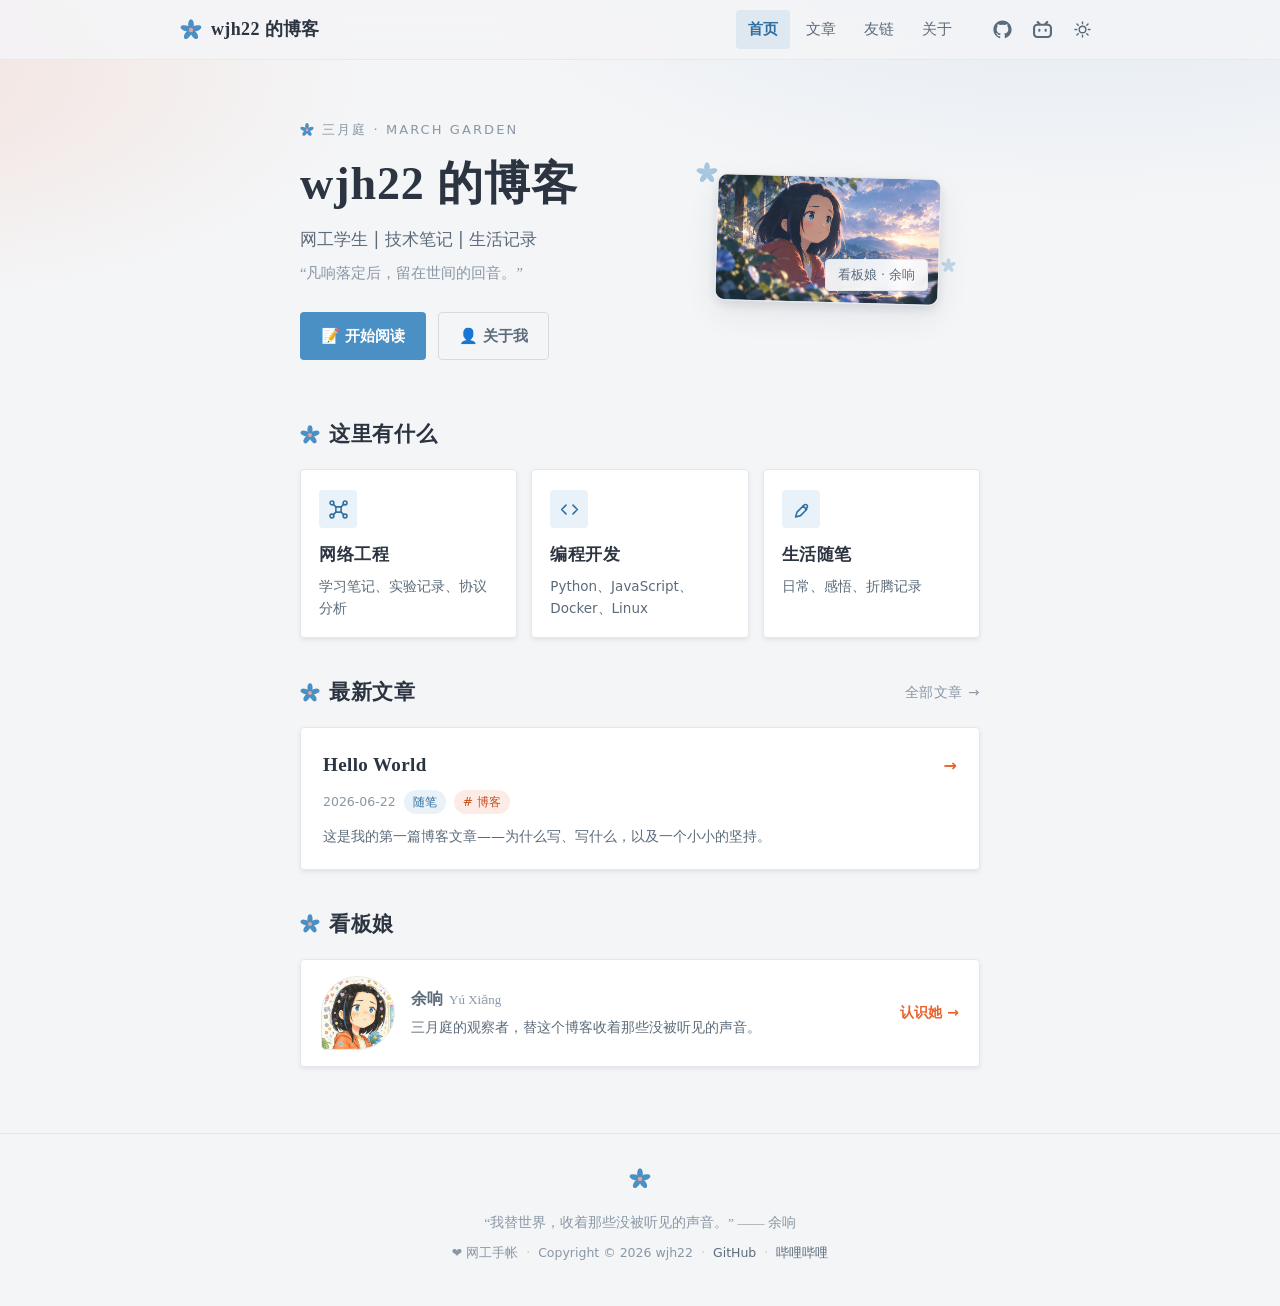
<file: index.html>
<!doctype html>
<html lang="zh-CN" data-theme="light">
<head>
  <meta charset="utf-8">
  <meta name="viewport" content="width=device-width,initial-scale=1">
  <title>首页 | wjh22 的博客</title>
  <meta name="description" content="网工学生 | 技术笔记 | 生活记录">
  <link rel="icon" type="image/svg+xml" href="data:image/svg+xml,%3Csvg xmlns='http://www.w3.org/2000/svg' viewBox='-12 -12 24 24'%3E%3Cg fill='%234a90c4'%3E%3Cellipse cy='-6' rx='3.1' ry='5.8'/%3E%3Cellipse cy='-6' rx='3.1' ry='5.8' transform='rotate(72)'/%3E%3Cellipse cy='-6' rx='3.1' ry='5.8' transform='rotate(144)'/%3E%3Cellipse cy='-6' rx='3.1' ry='5.8' transform='rotate(216)'/%3E%3Cellipse cy='-6' rx='3.1' ry='5.8' transform='rotate(288)'/%3E%3C/g%3E%3Ccircle r='2.4' fill='%23e8a0a0'/%3E%3C/svg%3E">
  <script>
    (function () {
      try {
        var m = localStorage.getItem("yuxiang-scheme");
        var d = window.matchMedia && window.matchMedia("(prefers-color-scheme: dark)").matches;
        if (m === "dark" || (!m && d)) document.documentElement.setAttribute("data-theme", "dark");
      } catch (e) {}
    })();
  </script>
  <link rel="stylesheet" href="/assets/css/style.css">
</head>
<body>

  <header class="site-nav">
    <div class="nav-inner">
      <a class="brand" href="/" aria-label="带我回家">
        <svg class="flower" viewBox="-12 -12 24 24" width="22" height="22" aria-hidden="true"><g class="petal"><ellipse cy="-6" rx="3.1" ry="5.8"/><ellipse cy="-6" rx="3.1" ry="5.8" transform="rotate(72)"/><ellipse cy="-6" rx="3.1" ry="5.8" transform="rotate(144)"/><ellipse cy="-6" rx="3.1" ry="5.8" transform="rotate(216)"/><ellipse cy="-6" rx="3.1" ry="5.8" transform="rotate(288)"/></g><circle class="heart" r="2.4"/></svg>
        <span>wjh22 的博客</span>
      </a>
      <nav class="nav-links" aria-label="站内导航">
        <a href="/" aria-current="page">首页</a>
        <a href="/posts/">文章</a>
        <a href="/friendlinks.html">友链</a>
        <a href="/intro.html">关于</a>
      </nav>
      <div class="nav-actions">
        <a class="nav-icon" href="https://github.com/OrdinaryPerson404" target="_blank" rel="noopener noreferrer" aria-label="GitHub">
          <svg viewBox="0 0 1024 1024" fill="currentColor" aria-hidden="true"><path d="M511.957 21.333C241.024 21.333 21.333 240.981 21.333 512c0 216.832 140.544 400.725 335.574 465.664 24.49 4.395 32.256-10.07 32.256-23.083 0-11.69.256-44.245 0-85.205-136.448 29.61-164.736-64.64-164.736-64.64-22.315-56.704-54.4-71.765-54.4-71.765-44.587-30.464 3.285-29.824 3.285-29.824 49.195 3.413 75.179 50.517 75.179 50.517 43.776 75.008 114.816 53.333 142.762 40.79 4.523-31.66 17.152-53.377 31.19-65.537-108.971-12.458-223.488-54.485-223.488-242.602 0-53.547 19.114-97.323 50.517-131.67-5.035-12.33-21.93-62.293 4.779-129.834 0 0 41.258-13.184 134.912 50.346a469.803 469.803 0 0 1 122.88-16.554c41.642.213 83.626 5.632 122.88 16.554 93.653-63.488 134.784-50.346 134.784-50.346 26.752 67.541 9.898 117.504 4.864 129.834 31.402 34.347 50.474 78.123 50.474 131.67 0 188.586-114.73 230.016-224.042 242.09 17.578 15.232 33.578 44.672 33.578 90.454v135.85c0 13.142 7.936 27.606 32.854 22.87C862.25 912.597 1002.667 728.747 1002.667 512c0-271.019-219.648-490.667-490.71-490.667z"/></svg>
        </a>
        <a class="nav-icon" href="https://space.bilibili.com/2122601071" target="_blank" rel="noopener noreferrer" aria-label="哔哩哔哩">
          <svg viewBox="0 0 24 24" fill="currentColor" aria-hidden="true"><path d="M17.813 4.653h.854c1.51.054 2.769.578 3.773 1.574 1.004.995 1.524 2.249 1.56 3.76v7.36c-.036 1.51-.556 2.769-1.56 3.773s-2.262 1.524-3.773 1.56H5.333c-1.51-.036-2.769-.556-3.773-1.56S.036 18.858 0 17.347v-7.36c.036-1.511.556-2.765 1.56-3.76 1.004-.996 2.262-1.52 3.773-1.574h.774l-1.174-1.12a1.234 1.234 0 0 1-.373-.906c0-.356.124-.658.373-.907l.027-.027c.267-.249.573-.373.92-.373.347 0 .653.124.92.373L9.653 4.44c.071.071.134.142.187.213h4.267a.836.836 0 0 1 .16-.213l2.853-2.747c.267-.249.573-.373.92-.373.347 0 .662.151.929.4.267.249.391.551.391.907 0 .355-.124.657-.373.906zM5.333 7.24c-.746.018-1.373.276-1.88.773-.506.498-.769 1.13-.786 1.894v7.52c.017.764.28 1.395.786 1.893.507.498 1.134.756 1.88.773h13.334c.746-.017 1.373-.275 1.88-.773.506-.498.769-1.129.786-1.893v-7.52c-.017-.765-.28-1.396-.786-1.894-.507-.497-1.134-.755-1.88-.773zM8 11.107c.373 0 .684.124.933.373.25.249.383.569.4.96v1.173c-.017.391-.15.711-.4.96-.249.25-.56.374-.933.374s-.684-.125-.933-.374c-.25-.249-.383-.569-.4-.96V12.44c0-.373.129-.689.386-.947.258-.257.574-.386.947-.386zm8 0c.373 0 .684.124.933.373.25.249.383.569.4.96v1.173c-.017.391-.15.711-.4.96-.249.25-.56.374-.933.374s-.684-.125-.933-.374c-.25-.249-.383-.569-.4-.96V12.44c.017-.391.15-.711.4-.96.249-.249.56-.373.933-.373Z"/></svg>
        </a>
        <button class="nav-icon" id="theme-toggle" aria-label="切换亮暗主题">
          <svg class="i-sun" viewBox="0 0 24 24" fill="none" stroke="currentColor" stroke-width="1.8" stroke-linecap="round" aria-hidden="true"><circle cx="12" cy="12" r="4.2"/><path d="M12 2.5v2.2M12 19.3v2.2M2.5 12h2.2M19.3 12h2.2M5 5l1.6 1.6M17.4 17.4 19 19M19 5l-1.6 1.6M6.6 17.4 5 19"/></svg>
          <svg class="i-moon" viewBox="0 0 24 24" fill="none" stroke="currentColor" stroke-width="1.8" stroke-linejoin="round" aria-hidden="true"><path d="M20.6 13.2A8.4 8.4 0 1 1 10.8 3.4a6.8 6.8 0 0 0 9.8 9.8z"/></svg>
        </button>
      </div>
    </div>
  </header>

  <main class="col">

    <section class="hero">
      <div class="rise">
        <p class="hero-kicker">
          <svg class="flower" viewBox="-12 -12 24 24" width="14" height="14" aria-hidden="true"><g class="petal"><ellipse cy="-6" rx="3.1" ry="5.8"/><ellipse cy="-6" rx="3.1" ry="5.8" transform="rotate(72)"/><ellipse cy="-6" rx="3.1" ry="5.8" transform="rotate(144)"/><ellipse cy="-6" rx="3.1" ry="5.8" transform="rotate(216)"/><ellipse cy="-6" rx="3.1" ry="5.8" transform="rotate(288)"/></g><circle class="heart" r="2.4"/></svg>
          三月庭 · MARCH GARDEN
        </p>
        <h1 class="hero-title">wjh22 的博客</h1>
        <p class="hero-desc">网工学生 | 技术笔记 | 生活记录</p>
        <p class="hero-quote">“凡响落定后，留在世间的回音。”</p>
        <div class="hero-actions">
          <a class="btn btn-primary" href="/posts/">📝 开始阅读</a>
          <a class="btn btn-ghost" href="/intro.html">👤 关于我</a>
        </div>
      </div>
      <figure class="hero-figure rise d2">
        <img src="/assets/img/yuxiang-lake-dusk.png" alt="余响坐在黄昏的海边">
        <figcaption class="figure-tag">看板娘 · 余响</figcaption>
        <svg class="petal-float p1" viewBox="-12 -12 24 24" aria-hidden="true"><g fill="currentColor"><ellipse cy="-6" rx="3.1" ry="5.8"/><ellipse cy="-6" rx="3.1" ry="5.8" transform="rotate(72)"/><ellipse cy="-6" rx="3.1" ry="5.8" transform="rotate(144)"/><ellipse cy="-6" rx="3.1" ry="5.8" transform="rotate(216)"/><ellipse cy="-6" rx="3.1" ry="5.8" transform="rotate(288)"/></g></svg>
        <svg class="petal-float p2" viewBox="-12 -12 24 24" aria-hidden="true"><g fill="currentColor"><ellipse cy="-6" rx="3.1" ry="5.8"/><ellipse cy="-6" rx="3.1" ry="5.8" transform="rotate(72)"/><ellipse cy="-6" rx="3.1" ry="5.8" transform="rotate(144)"/><ellipse cy="-6" rx="3.1" ry="5.8" transform="rotate(216)"/><ellipse cy="-6" rx="3.1" ry="5.8" transform="rotate(288)"/></g></svg>
      </figure>
    </section>

    <section class="section rise d2">
      <h2 class="section-title">
        <svg class="flower" viewBox="-12 -12 24 24" width="20" height="20" aria-hidden="true"><g class="petal"><ellipse cy="-6" rx="3.1" ry="5.8"/><ellipse cy="-6" rx="3.1" ry="5.8" transform="rotate(72)"/><ellipse cy="-6" rx="3.1" ry="5.8" transform="rotate(144)"/><ellipse cy="-6" rx="3.1" ry="5.8" transform="rotate(216)"/><ellipse cy="-6" rx="3.1" ry="5.8" transform="rotate(288)"/></g><circle class="heart" r="2.4"/></svg>
        这里有什么
      </h2>
      <div class="features">
        <div class="card feature-item">
          <div class="feature-icon">
            <svg viewBox="0 0 24 24" fill="none" stroke="currentColor" stroke-width="1.8" stroke-linecap="round" stroke-linejoin="round" aria-hidden="true"><rect x="9" y="9" width="6" height="6" rx="1"/><circle cx="4.5" cy="4.5" r="2.2"/><circle cx="19.5" cy="4.5" r="2.2"/><circle cx="4.5" cy="19.5" r="2.2"/><circle cx="19.5" cy="19.5" r="2.2"/><path d="M6.2 6.2 9 9M17.8 6.2 15 9M6.2 17.8 9 15M17.8 17.8 15 15"/></svg>
          </div>
          <h3>网络工程</h3>
          <p>学习笔记、实验记录、协议分析</p>
        </div>
        <div class="card feature-item">
          <div class="feature-icon">
            <svg viewBox="0 0 24 24" fill="none" stroke="currentColor" stroke-width="1.8" stroke-linecap="round" stroke-linejoin="round" aria-hidden="true"><path d="m8 7-5 5 5 5M16 7l5 5-5 5"/></svg>
          </div>
          <h3>编程开发</h3>
          <p>Python、JavaScript、Docker、Linux</p>
        </div>
        <div class="card feature-item">
          <div class="feature-icon">
            <svg viewBox="0 0 24 24" fill="none" stroke="currentColor" stroke-width="1.8" stroke-linecap="round" stroke-linejoin="round" aria-hidden="true"><path d="m12 19 7-7-4-4-7 7-1.6 5.6L12 19z"/><path d="m14.5 8.5 1.6-1.6a2.26 2.26 0 0 1 3.2 3.2L17.7 11.7"/></svg>
          </div>
          <h3>生活随笔</h3>
          <p>日常、感悟、折腾记录</p>
        </div>
      </div>
    </section>

    <section class="section rise d3">
      <h2 class="section-title">
        <svg class="flower" viewBox="-12 -12 24 24" width="20" height="20" aria-hidden="true"><g class="petal"><ellipse cy="-6" rx="3.1" ry="5.8"/><ellipse cy="-6" rx="3.1" ry="5.8" transform="rotate(72)"/><ellipse cy="-6" rx="3.1" ry="5.8" transform="rotate(144)"/><ellipse cy="-6" rx="3.1" ry="5.8" transform="rotate(216)"/><ellipse cy="-6" rx="3.1" ry="5.8" transform="rotate(288)"/></g><circle class="heart" r="2.4"/></svg>
        最新文章
        <a class="section-more" href="/posts/">全部文章 →</a>
      </h2>
      <div class="post-list">
        <a class="card post-card" href="/posts/hello-world/">
          <div class="post-card-top">
            <h3 class="post-card-title">Hello World</h3>
            <span class="post-card-arrow">→</span>
          </div>
          <div class="post-card-meta">
            <span>2026-06-22</span>
            <span class="chip">随笔</span>
            <span class="chip warm"># 博客</span>
          </div>
          <p class="post-card-excerpt">这是我的第一篇博客文章——为什么写、写什么，以及一个小小的坚持。</p>
        </a>
      </div>
    </section>

    <section class="section rise d4">
      <h2 class="section-title">
        <svg class="flower" viewBox="-12 -12 24 24" width="20" height="20" aria-hidden="true"><g class="petal"><ellipse cy="-6" rx="3.1" ry="5.8"/><ellipse cy="-6" rx="3.1" ry="5.8" transform="rotate(72)"/><ellipse cy="-6" rx="3.1" ry="5.8" transform="rotate(144)"/><ellipse cy="-6" rx="3.1" ry="5.8" transform="rotate(216)"/><ellipse cy="-6" rx="3.1" ry="5.8" transform="rotate(288)"/></g><circle class="heart" r="2.4"/></svg>
        看板娘
      </h2>
      <div class="card mascot-strip">
        <img src="/assets/img/yuxiang-crayon.png" alt="余响的蜡笔涂鸦立绘">
        <div class="strip-text">
          <p class="strip-title">余响<span class="en">Yú Xiǎng</span></p>
          <p>三月庭的观察者，替这个博客收着那些没被听见的声音。</p>
        </div>
        <a class="strip-link" href="/intro.html#mascot">认识她 →</a>
      </div>
    </section>

  </main>

  <footer class="site-footer">
    <div class="col">
      <svg class="flower" viewBox="-12 -12 24 24" width="22" height="22" aria-hidden="true"><g class="petal"><ellipse cy="-6" rx="3.1" ry="5.8"/><ellipse cy="-6" rx="3.1" ry="5.8" transform="rotate(72)"/><ellipse cy="-6" rx="3.1" ry="5.8" transform="rotate(144)"/><ellipse cy="-6" rx="3.1" ry="5.8" transform="rotate(216)"/><ellipse cy="-6" rx="3.1" ry="5.8" transform="rotate(288)"/></g><circle class="heart" r="2.4"/></svg>
      <p class="footer-quote">“我替世界，收着那些没被听见的声音。” —— 余响</p>
      <p class="footer-meta">❤️ 网工手帐<span class="sep">·</span>Copyright © 2026 wjh22<span class="sep">·</span><a href="https://github.com/OrdinaryPerson404" target="_blank" rel="noopener noreferrer">GitHub</a><span class="sep">·</span><a href="https://space.bilibili.com/2122601071" target="_blank" rel="noopener noreferrer">哔哩哔哩</a></p>
    </div>
  </footer>

  <script src="/assets/js/site.js"></script>
</body>
</html>
</file>
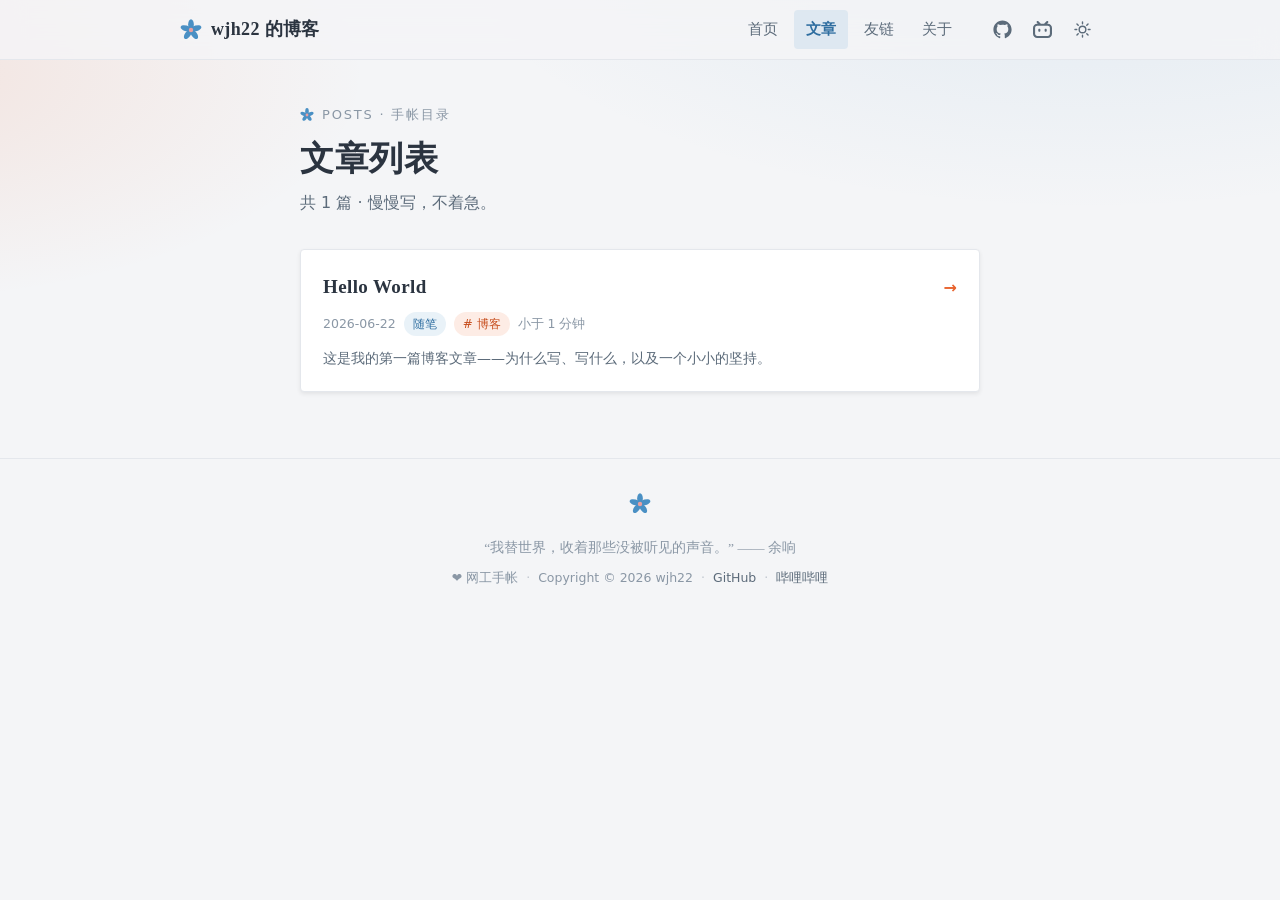
<file: posts/index.html>
<!doctype html>
<html lang="zh-CN" data-theme="light">
<head>
  <meta charset="utf-8">
  <meta name="viewport" content="width=device-width,initial-scale=1">
  <title>文章列表 | wjh22 的博客</title>
  <meta name="description" content="文章列表">
  <link rel="icon" type="image/svg+xml" href="data:image/svg+xml,%3Csvg xmlns='http://www.w3.org/2000/svg' viewBox='-12 -12 24 24'%3E%3Cg fill='%234a90c4'%3E%3Cellipse cy='-6' rx='3.1' ry='5.8'/%3E%3Cellipse cy='-6' rx='3.1' ry='5.8' transform='rotate(72)'/%3E%3Cellipse cy='-6' rx='3.1' ry='5.8' transform='rotate(144)'/%3E%3Cellipse cy='-6' rx='3.1' ry='5.8' transform='rotate(216)'/%3E%3Cellipse cy='-6' rx='3.1' ry='5.8' transform='rotate(288)'/%3E%3C/g%3E%3Ccircle r='2.4' fill='%23e8a0a0'/%3E%3C/svg%3E">
  <script>
    (function () {
      try {
        var m = localStorage.getItem("yuxiang-scheme");
        var d = window.matchMedia && window.matchMedia("(prefers-color-scheme: dark)").matches;
        if (m === "dark" || (!m && d)) document.documentElement.setAttribute("data-theme", "dark");
      } catch (e) {}
    })();
  </script>
  <link rel="stylesheet" href="/assets/css/style.css">
</head>
<body>

  <header class="site-nav">
    <div class="nav-inner">
      <a class="brand" href="/" aria-label="带我回家">
        <svg class="flower" viewBox="-12 -12 24 24" width="22" height="22" aria-hidden="true"><g class="petal"><ellipse cy="-6" rx="3.1" ry="5.8"/><ellipse cy="-6" rx="3.1" ry="5.8" transform="rotate(72)"/><ellipse cy="-6" rx="3.1" ry="5.8" transform="rotate(144)"/><ellipse cy="-6" rx="3.1" ry="5.8" transform="rotate(216)"/><ellipse cy="-6" rx="3.1" ry="5.8" transform="rotate(288)"/></g><circle class="heart" r="2.4"/></svg>
        <span>wjh22 的博客</span>
      </a>
      <nav class="nav-links" aria-label="站内导航">
        <a href="/">首页</a>
        <a href="/posts/" aria-current="page">文章</a>
        <a href="/friendlinks.html">友链</a>
        <a href="/intro.html">关于</a>
      </nav>
      <div class="nav-actions">
        <a class="nav-icon" href="https://github.com/OrdinaryPerson404" target="_blank" rel="noopener noreferrer" aria-label="GitHub">
          <svg viewBox="0 0 1024 1024" fill="currentColor" aria-hidden="true"><path d="M511.957 21.333C241.024 21.333 21.333 240.981 21.333 512c0 216.832 140.544 400.725 335.574 465.664 24.49 4.395 32.256-10.07 32.256-23.083 0-11.69.256-44.245 0-85.205-136.448 29.61-164.736-64.64-164.736-64.64-22.315-56.704-54.4-71.765-54.4-71.765-44.587-30.464 3.285-29.824 3.285-29.824 49.195 3.413 75.179 50.517 75.179 50.517 43.776 75.008 114.816 53.333 142.762 40.79 4.523-31.66 17.152-53.377 31.19-65.537-108.971-12.458-223.488-54.485-223.488-242.602 0-53.547 19.114-97.323 50.517-131.67-5.035-12.33-21.93-62.293 4.779-129.834 0 0 41.258-13.184 134.912 50.346a469.803 469.803 0 0 1 122.88-16.554c41.642.213 83.626 5.632 122.88 16.554 93.653-63.488 134.784-50.346 134.784-50.346 26.752 67.541 9.898 117.504 4.864 129.834 31.402 34.347 50.474 78.123 50.474 131.67 0 188.586-114.73 230.016-224.042 242.09 17.578 15.232 33.578 44.672 33.578 90.454v135.85c0 13.142 7.936 27.606 32.854 22.87C862.25 912.597 1002.667 728.747 1002.667 512c0-271.019-219.648-490.667-490.71-490.667z"/></svg>
        </a>
        <a class="nav-icon" href="https://space.bilibili.com/2122601071" target="_blank" rel="noopener noreferrer" aria-label="哔哩哔哩">
          <svg viewBox="0 0 24 24" fill="currentColor" aria-hidden="true"><path d="M17.813 4.653h.854c1.51.054 2.769.578 3.773 1.574 1.004.995 1.524 2.249 1.56 3.76v7.36c-.036 1.51-.556 2.769-1.56 3.773s-2.262 1.524-3.773 1.56H5.333c-1.51-.036-2.769-.556-3.773-1.56S.036 18.858 0 17.347v-7.36c.036-1.511.556-2.765 1.56-3.76 1.004-.996 2.262-1.52 3.773-1.574h.774l-1.174-1.12a1.234 1.234 0 0 1-.373-.906c0-.356.124-.658.373-.907l.027-.027c.267-.249.573-.373.92-.373.347 0 .653.124.92.373L9.653 4.44c.071.071.134.142.187.213h4.267a.836.836 0 0 1 .16-.213l2.853-2.747c.267-.249.573-.373.92-.373.347 0 .662.151.929.4.267.249.391.551.391.907 0 .355-.124.657-.373.906zM5.333 7.24c-.746.018-1.373.276-1.88.773-.506.498-.769 1.13-.786 1.894v7.52c.017.764.28 1.395.786 1.893.507.498 1.134.756 1.88.773h13.334c.746-.017 1.373-.275 1.88-.773.506-.498.769-1.129.786-1.893v-7.52c-.017-.765-.28-1.396-.786-1.894-.507-.497-1.134-.755-1.88-.773zM8 11.107c.373 0 .684.124.933.373.25.249.383.569.4.96v1.173c-.017.391-.15.711-.4.96-.249.25-.56.374-.933.374s-.684-.125-.933-.374c-.25-.249-.383-.569-.4-.96V12.44c0-.373.129-.689.386-.947.258-.257.574-.386.947-.386zm8 0c.373 0 .684.124.933.373.25.249.383.569.4.96v1.173c-.017.391-.15.711-.4.96-.249.25-.56.374-.933.374s-.684-.125-.933-.374c-.25-.249-.383-.569-.4-.96V12.44c.017-.391.15-.711.4-.96.249-.249.56-.373.933-.373Z"/></svg>
        </a>
        <button class="nav-icon" id="theme-toggle" aria-label="切换亮暗主题">
          <svg class="i-sun" viewBox="0 0 24 24" fill="none" stroke="currentColor" stroke-width="1.8" stroke-linecap="round" aria-hidden="true"><circle cx="12" cy="12" r="4.2"/><path d="M12 2.5v2.2M12 19.3v2.2M2.5 12h2.2M19.3 12h2.2M5 5l1.6 1.6M17.4 17.4 19 19M19 5l-1.6 1.6M6.6 17.4 5 19"/></svg>
          <svg class="i-moon" viewBox="0 0 24 24" fill="none" stroke="currentColor" stroke-width="1.8" stroke-linejoin="round" aria-hidden="true"><path d="M20.6 13.2A8.4 8.4 0 1 1 10.8 3.4a6.8 6.8 0 0 0 9.8 9.8z"/></svg>
        </button>
      </div>
    </div>
  </header>

  <main class="col">

    <div class="page-head rise">
      <p class="page-kicker">
        <svg class="flower" viewBox="-12 -12 24 24" width="14" height="14" aria-hidden="true"><g class="petal"><ellipse cy="-6" rx="3.1" ry="5.8"/><ellipse cy="-6" rx="3.1" ry="5.8" transform="rotate(72)"/><ellipse cy="-6" rx="3.1" ry="5.8" transform="rotate(144)"/><ellipse cy="-6" rx="3.1" ry="5.8" transform="rotate(216)"/><ellipse cy="-6" rx="3.1" ry="5.8" transform="rotate(288)"/></g><circle class="heart" r="2.4"/></svg>
        POSTS · 手帐目录
      </p>
      <h1 class="page-title">文章列表</h1>
      <p class="page-desc">共 1 篇 · 慢慢写，不着急。</p>
    </div>

    <section class="section rise d2">
      <div class="post-list">
        <a class="card post-card" href="/posts/hello-world/">
          <div class="post-card-top">
            <h2 class="post-card-title">Hello World</h2>
            <span class="post-card-arrow">→</span>
          </div>
          <div class="post-card-meta">
            <span>2026-06-22</span>
            <span class="chip">随笔</span>
            <span class="chip warm"># 博客</span>
            <span>小于 1 分钟</span>
          </div>
          <p class="post-card-excerpt">这是我的第一篇博客文章——为什么写、写什么，以及一个小小的坚持。</p>
        </a>
      </div>
    </section>

  </main>

  <footer class="site-footer">
    <div class="col">
      <svg class="flower" viewBox="-12 -12 24 24" width="22" height="22" aria-hidden="true"><g class="petal"><ellipse cy="-6" rx="3.1" ry="5.8"/><ellipse cy="-6" rx="3.1" ry="5.8" transform="rotate(72)"/><ellipse cy="-6" rx="3.1" ry="5.8" transform="rotate(144)"/><ellipse cy="-6" rx="3.1" ry="5.8" transform="rotate(216)"/><ellipse cy="-6" rx="3.1" ry="5.8" transform="rotate(288)"/></g><circle class="heart" r="2.4"/></svg>
      <p class="footer-quote">“我替世界，收着那些没被听见的声音。” —— 余响</p>
      <p class="footer-meta">❤️ 网工手帐<span class="sep">·</span>Copyright © 2026 wjh22<span class="sep">·</span><a href="https://github.com/OrdinaryPerson404" target="_blank" rel="noopener noreferrer">GitHub</a><span class="sep">·</span><a href="https://space.bilibili.com/2122601071" target="_blank" rel="noopener noreferrer">哔哩哔哩</a></p>
    </div>
  </footer>

  <script src="/assets/js/site.js"></script>
</body>
</html>
</file>
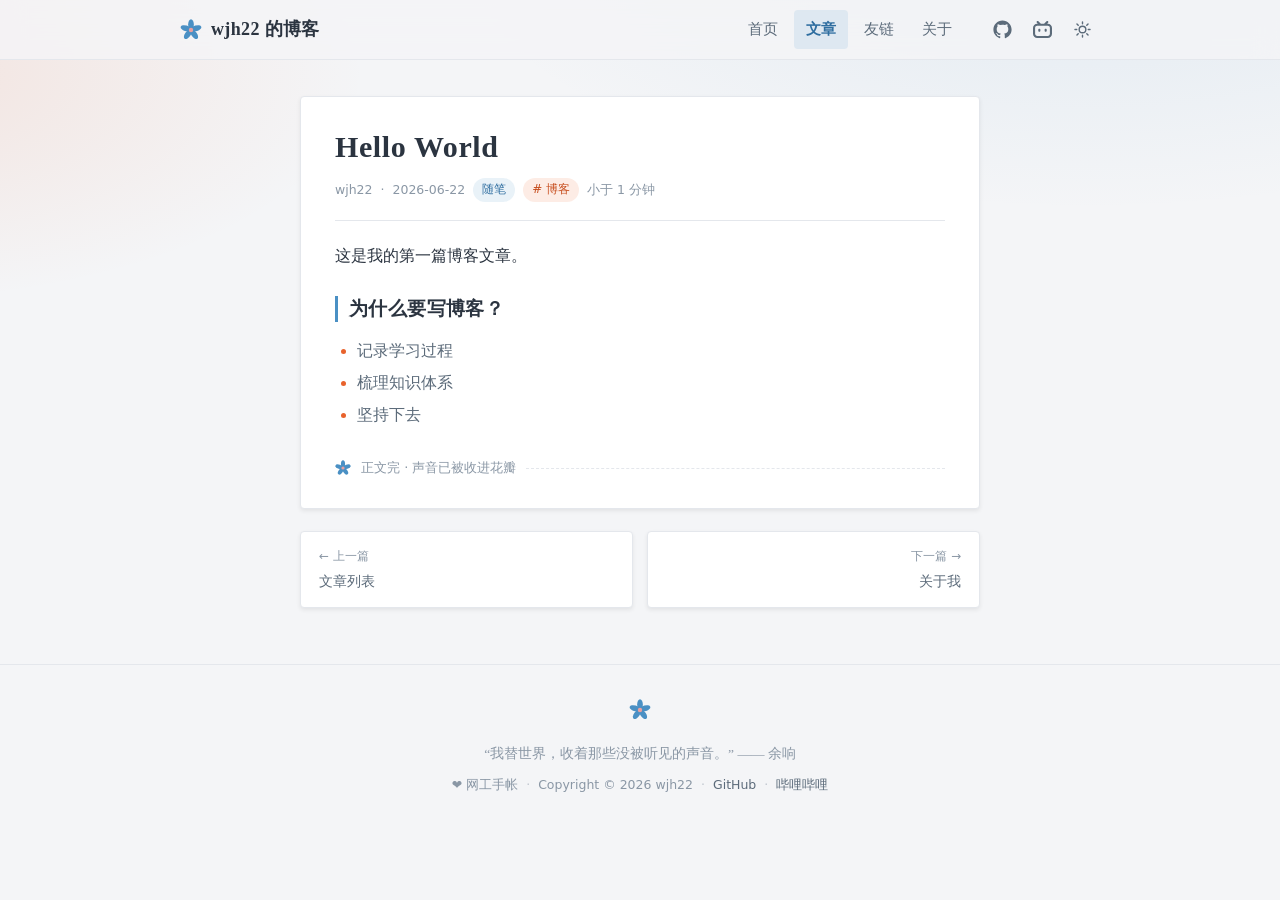
<file: posts/hello-world/index.html>
<!doctype html>
<html lang="zh-CN" data-theme="light">
<head>
  <meta charset="utf-8">
  <meta name="viewport" content="width=device-width,initial-scale=1">
  <title>Hello World | wjh22 的博客</title>
  <meta name="description" content="这是我的第一篇博客文章。">
  <link rel="icon" type="image/svg+xml" href="data:image/svg+xml,%3Csvg xmlns='http://www.w3.org/2000/svg' viewBox='-12 -12 24 24'%3E%3Cg fill='%234a90c4'%3E%3Cellipse cy='-6' rx='3.1' ry='5.8'/%3E%3Cellipse cy='-6' rx='3.1' ry='5.8' transform='rotate(72)'/%3E%3Cellipse cy='-6' rx='3.1' ry='5.8' transform='rotate(144)'/%3E%3Cellipse cy='-6' rx='3.1' ry='5.8' transform='rotate(216)'/%3E%3Cellipse cy='-6' rx='3.1' ry='5.8' transform='rotate(288)'/%3E%3C/g%3E%3Ccircle r='2.4' fill='%23e8a0a0'/%3E%3C/svg%3E">
  <script>
    (function () {
      try {
        var m = localStorage.getItem("yuxiang-scheme");
        var d = window.matchMedia && window.matchMedia("(prefers-color-scheme: dark)").matches;
        if (m === "dark" || (!m && d)) document.documentElement.setAttribute("data-theme", "dark");
      } catch (e) {}
    })();
  </script>
  <link rel="stylesheet" href="/assets/css/style.css">
</head>
<body>

  <header class="site-nav">
    <div class="nav-inner">
      <a class="brand" href="/" aria-label="带我回家">
        <svg class="flower" viewBox="-12 -12 24 24" width="22" height="22" aria-hidden="true"><g class="petal"><ellipse cy="-6" rx="3.1" ry="5.8"/><ellipse cy="-6" rx="3.1" ry="5.8" transform="rotate(72)"/><ellipse cy="-6" rx="3.1" ry="5.8" transform="rotate(144)"/><ellipse cy="-6" rx="3.1" ry="5.8" transform="rotate(216)"/><ellipse cy="-6" rx="3.1" ry="5.8" transform="rotate(288)"/></g><circle class="heart" r="2.4"/></svg>
        <span>wjh22 的博客</span>
      </a>
      <nav class="nav-links" aria-label="站内导航">
        <a href="/">首页</a>
        <a href="/posts/" aria-current="page">文章</a>
        <a href="/friendlinks.html">友链</a>
        <a href="/intro.html">关于</a>
      </nav>
      <div class="nav-actions">
        <a class="nav-icon" href="https://github.com/OrdinaryPerson404" target="_blank" rel="noopener noreferrer" aria-label="GitHub">
          <svg viewBox="0 0 1024 1024" fill="currentColor" aria-hidden="true"><path d="M511.957 21.333C241.024 21.333 21.333 240.981 21.333 512c0 216.832 140.544 400.725 335.574 465.664 24.49 4.395 32.256-10.07 32.256-23.083 0-11.69.256-44.245 0-85.205-136.448 29.61-164.736-64.64-164.736-64.64-22.315-56.704-54.4-71.765-54.4-71.765-44.587-30.464 3.285-29.824 3.285-29.824 49.195 3.413 75.179 50.517 75.179 50.517 43.776 75.008 114.816 53.333 142.762 40.79 4.523-31.66 17.152-53.377 31.19-65.537-108.971-12.458-223.488-54.485-223.488-242.602 0-53.547 19.114-97.323 50.517-131.67-5.035-12.33-21.93-62.293 4.779-129.834 0 0 41.258-13.184 134.912 50.346a469.803 469.803 0 0 1 122.88-16.554c41.642.213 83.626 5.632 122.88 16.554 93.653-63.488 134.784-50.346 134.784-50.346 26.752 67.541 9.898 117.504 4.864 129.834 31.402 34.347 50.474 78.123 50.474 131.67 0 188.586-114.73 230.016-224.042 242.09 17.578 15.232 33.578 44.672 33.578 90.454v135.85c0 13.142 7.936 27.606 32.854 22.87C862.25 912.597 1002.667 728.747 1002.667 512c0-271.019-219.648-490.667-490.71-490.667z"/></svg>
        </a>
        <a class="nav-icon" href="https://space.bilibili.com/2122601071" target="_blank" rel="noopener noreferrer" aria-label="哔哩哔哩">
          <svg viewBox="0 0 24 24" fill="currentColor" aria-hidden="true"><path d="M17.813 4.653h.854c1.51.054 2.769.578 3.773 1.574 1.004.995 1.524 2.249 1.56 3.76v7.36c-.036 1.51-.556 2.769-1.56 3.773s-2.262 1.524-3.773 1.56H5.333c-1.51-.036-2.769-.556-3.773-1.56S.036 18.858 0 17.347v-7.36c.036-1.511.556-2.765 1.56-3.76 1.004-.996 2.262-1.52 3.773-1.574h.774l-1.174-1.12a1.234 1.234 0 0 1-.373-.906c0-.356.124-.658.373-.907l.027-.027c.267-.249.573-.373.92-.373.347 0 .653.124.92.373L9.653 4.44c.071.071.134.142.187.213h4.267a.836.836 0 0 1 .16-.213l2.853-2.747c.267-.249.573-.373.92-.373.347 0 .662.151.929.4.267.249.391.551.391.907 0 .355-.124.657-.373.906zM5.333 7.24c-.746.018-1.373.276-1.88.773-.506.498-.769 1.13-.786 1.894v7.52c.017.764.28 1.395.786 1.893.507.498 1.134.756 1.88.773h13.334c.746-.017 1.373-.275 1.88-.773.506-.498.769-1.129.786-1.893v-7.52c-.017-.765-.28-1.396-.786-1.894-.507-.497-1.134-.755-1.88-.773zM8 11.107c.373 0 .684.124.933.373.25.249.383.569.4.96v1.173c-.017.391-.15.711-.4.96-.249.25-.56.374-.933.374s-.684-.125-.933-.374c-.25-.249-.383-.569-.4-.96V12.44c0-.373.129-.689.386-.947.258-.257.574-.386.947-.386zm8 0c.373 0 .684.124.933.373.25.249.383.569.4.96v1.173c-.017.391-.15.711-.4.96-.249.25-.56.374-.933.374s-.684-.125-.933-.374c-.25-.249-.383-.569-.4-.96V12.44c.017-.391.15-.711.4-.96.249-.249.56-.373.933-.373Z"/></svg>
        </a>
        <button class="nav-icon" id="theme-toggle" aria-label="切换亮暗主题">
          <svg class="i-sun" viewBox="0 0 24 24" fill="none" stroke="currentColor" stroke-width="1.8" stroke-linecap="round" aria-hidden="true"><circle cx="12" cy="12" r="4.2"/><path d="M12 2.5v2.2M12 19.3v2.2M2.5 12h2.2M19.3 12h2.2M5 5l1.6 1.6M17.4 17.4 19 19M19 5l-1.6 1.6M6.6 17.4 5 19"/></svg>
          <svg class="i-moon" viewBox="0 0 24 24" fill="none" stroke="currentColor" stroke-width="1.8" stroke-linejoin="round" aria-hidden="true"><path d="M20.6 13.2A8.4 8.4 0 1 1 10.8 3.4a6.8 6.8 0 0 0 9.8 9.8z"/></svg>
        </button>
      </div>
    </div>
  </header>

  <main class="col">

    <article class="card article-card rise" style="margin-top: 36px;">
      <h1 class="article-title">Hello World</h1>
      <div class="article-meta">
        <span>wjh22</span>
        <span>·</span>
        <span>2026-06-22</span>
        <span class="chip">随笔</span>
        <span class="chip warm"># 博客</span>
        <span>小于 1 分钟</span>
      </div>
      <div class="article-content">
        <p>这是我的第一篇博客文章。</p>
        <h2>为什么要写博客？</h2>
        <ul>
          <li>记录学习过程</li>
          <li>梳理知识体系</li>
          <li>坚持下去</li>
        </ul>
      </div>
      <div class="article-end">
        <svg class="flower" viewBox="-12 -12 24 24" width="16" height="16" aria-hidden="true"><g class="petal"><ellipse cy="-6" rx="3.1" ry="5.8"/><ellipse cy="-6" rx="3.1" ry="5.8" transform="rotate(72)"/><ellipse cy="-6" rx="3.1" ry="5.8" transform="rotate(144)"/><ellipse cy="-6" rx="3.1" ry="5.8" transform="rotate(216)"/><ellipse cy="-6" rx="3.1" ry="5.8" transform="rotate(288)"/></g><circle class="heart" r="2.4"/></svg>
        正文完 · 声音已被收进花瓣
      </div>
    </article>

    <nav class="page-nav rise d2">
      <a class="card prev" href="/posts/">
        <div class="hint">← 上一篇</div>
        <div>文章列表</div>
      </a>
      <a class="card next" href="/intro.html">
        <div class="hint">下一篇 →</div>
        <div>关于我</div>
      </a>
    </nav>

  </main>

  <footer class="site-footer">
    <div class="col">
      <svg class="flower" viewBox="-12 -12 24 24" width="22" height="22" aria-hidden="true"><g class="petal"><ellipse cy="-6" rx="3.1" ry="5.8"/><ellipse cy="-6" rx="3.1" ry="5.8" transform="rotate(72)"/><ellipse cy="-6" rx="3.1" ry="5.8" transform="rotate(144)"/><ellipse cy="-6" rx="3.1" ry="5.8" transform="rotate(216)"/><ellipse cy="-6" rx="3.1" ry="5.8" transform="rotate(288)"/></g><circle class="heart" r="2.4"/></svg>
      <p class="footer-quote">“我替世界，收着那些没被听见的声音。” —— 余响</p>
      <p class="footer-meta">❤️ 网工手帐<span class="sep">·</span>Copyright © 2026 wjh22<span class="sep">·</span><a href="https://github.com/OrdinaryPerson404" target="_blank" rel="noopener noreferrer">GitHub</a><span class="sep">·</span><a href="https://space.bilibili.com/2122601071" target="_blank" rel="noopener noreferrer">哔哩哔哩</a></p>
    </div>
  </footer>

  <script src="/assets/js/site.js"></script>
</body>
</html>
</file>
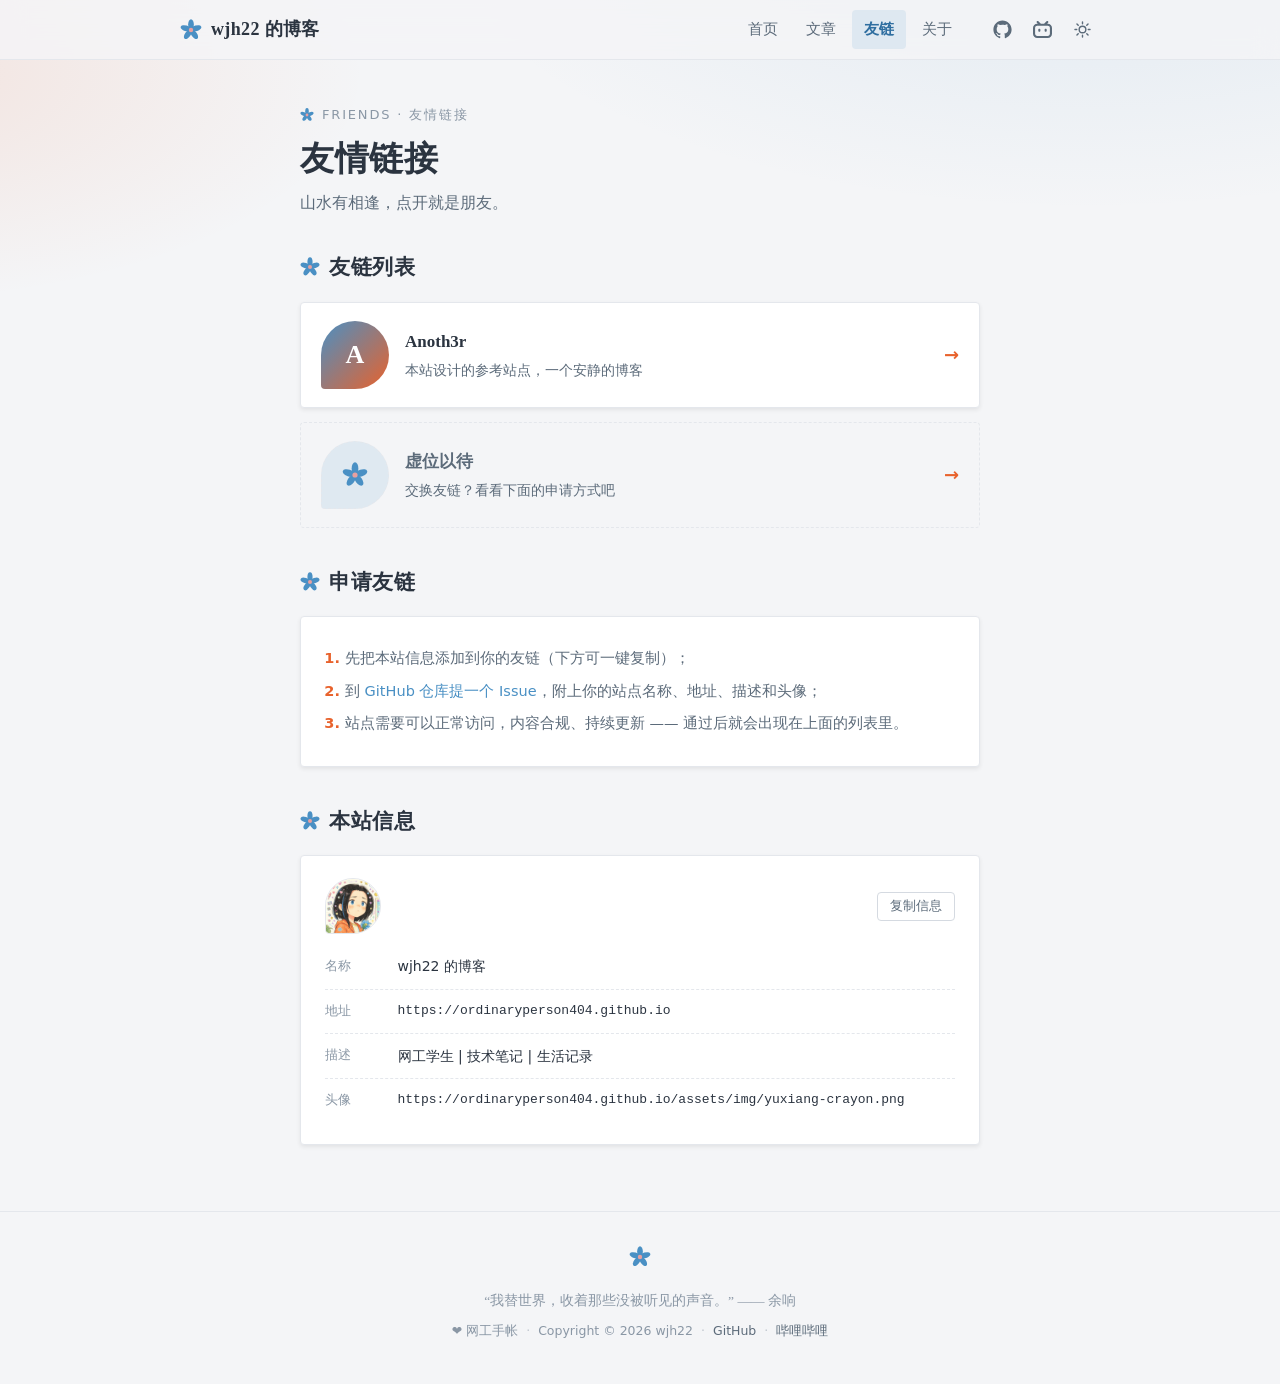
<file: friendlinks.html>
<!doctype html>
<html lang="zh-CN" data-theme="light">
<head>
  <meta charset="utf-8">
  <meta name="viewport" content="width=device-width,initial-scale=1">
  <title>友情链接 | wjh22 的博客</title>
  <meta name="description" content="友情链接 —— 山水有相逢，点开就是朋友。">
  <link rel="icon" type="image/svg+xml" href="data:image/svg+xml,%3Csvg xmlns='http://www.w3.org/2000/svg' viewBox='-12 -12 24 24'%3E%3Cg fill='%234a90c4'%3E%3Cellipse cy='-6' rx='3.1' ry='5.8'/%3E%3Cellipse cy='-6' rx='3.1' ry='5.8' transform='rotate(72)'/%3E%3Cellipse cy='-6' rx='3.1' ry='5.8' transform='rotate(144)'/%3E%3Cellipse cy='-6' rx='3.1' ry='5.8' transform='rotate(216)'/%3E%3Cellipse cy='-6' rx='3.1' ry='5.8' transform='rotate(288)'/%3E%3C/g%3E%3Ccircle r='2.4' fill='%23e8a0a0'/%3E%3C/svg%3E">
  <script>
    (function () {
      try {
        var m = localStorage.getItem("yuxiang-scheme");
        var d = window.matchMedia && window.matchMedia("(prefers-color-scheme: dark)").matches;
        if (m === "dark" || (!m && d)) document.documentElement.setAttribute("data-theme", "dark");
      } catch (e) {}
    })();
  </script>
  <link rel="stylesheet" href="/assets/css/style.css">
</head>
<body>

  <header class="site-nav">
    <div class="nav-inner">
      <a class="brand" href="/" aria-label="带我回家">
        <svg class="flower" viewBox="-12 -12 24 24" width="22" height="22" aria-hidden="true"><g class="petal"><ellipse cy="-6" rx="3.1" ry="5.8"/><ellipse cy="-6" rx="3.1" ry="5.8" transform="rotate(72)"/><ellipse cy="-6" rx="3.1" ry="5.8" transform="rotate(144)"/><ellipse cy="-6" rx="3.1" ry="5.8" transform="rotate(216)"/><ellipse cy="-6" rx="3.1" ry="5.8" transform="rotate(288)"/></g><circle class="heart" r="2.4"/></svg>
        <span>wjh22 的博客</span>
      </a>
      <nav class="nav-links" aria-label="站内导航">
        <a href="/">首页</a>
        <a href="/posts/">文章</a>
        <a href="/friendlinks.html" aria-current="page">友链</a>
        <a href="/intro.html">关于</a>
      </nav>
      <div class="nav-actions">
        <a class="nav-icon" href="https://github.com/OrdinaryPerson404" target="_blank" rel="noopener noreferrer" aria-label="GitHub">
          <svg viewBox="0 0 1024 1024" fill="currentColor" aria-hidden="true"><path d="M511.957 21.333C241.024 21.333 21.333 240.981 21.333 512c0 216.832 140.544 400.725 335.574 465.664 24.49 4.395 32.256-10.07 32.256-23.083 0-11.69.256-44.245 0-85.205-136.448 29.61-164.736-64.64-164.736-64.64-22.315-56.704-54.4-71.765-54.4-71.765-44.587-30.464 3.285-29.824 3.285-29.824 49.195 3.413 75.179 50.517 75.179 50.517 43.776 75.008 114.816 53.333 142.762 40.79 4.523-31.66 17.152-53.377 31.19-65.537-108.971-12.458-223.488-54.485-223.488-242.602 0-53.547 19.114-97.323 50.517-131.67-5.035-12.33-21.93-62.293 4.779-129.834 0 0 41.258-13.184 134.912 50.346a469.803 469.803 0 0 1 122.88-16.554c41.642.213 83.626 5.632 122.88 16.554 93.653-63.488 134.784-50.346 134.784-50.346 26.752 67.541 9.898 117.504 4.864 129.834 31.402 34.347 50.474 78.123 50.474 131.67 0 188.586-114.73 230.016-224.042 242.09 17.578 15.232 33.578 44.672 33.578 90.454v135.85c0 13.142 7.936 27.606 32.854 22.87C862.25 912.597 1002.667 728.747 1002.667 512c0-271.019-219.648-490.667-490.71-490.667z"/></svg>
        </a>
        <a class="nav-icon" href="https://space.bilibili.com/2122601071" target="_blank" rel="noopener noreferrer" aria-label="哔哩哔哩">
          <svg viewBox="0 0 24 24" fill="currentColor" aria-hidden="true"><path d="M17.813 4.653h.854c1.51.054 2.769.578 3.773 1.574 1.004.995 1.524 2.249 1.56 3.76v7.36c-.036 1.51-.556 2.769-1.56 3.773s-2.262 1.524-3.773 1.56H5.333c-1.51-.036-2.769-.556-3.773-1.56S.036 18.858 0 17.347v-7.36c.036-1.511.556-2.765 1.56-3.76 1.004-.996 2.262-1.52 3.773-1.574h.774l-1.174-1.12a1.234 1.234 0 0 1-.373-.906c0-.356.124-.658.373-.907l.027-.027c.267-.249.573-.373.92-.373.347 0 .653.124.92.373L9.653 4.44c.071.071.134.142.187.213h4.267a.836.836 0 0 1 .16-.213l2.853-2.747c.267-.249.573-.373.92-.373.347 0 .662.151.929.4.267.249.391.551.391.907 0 .355-.124.657-.373.906zM5.333 7.24c-.746.018-1.373.276-1.88.773-.506.498-.769 1.13-.786 1.894v7.52c.017.764.28 1.395.786 1.893.507.498 1.134.756 1.88.773h13.334c.746-.017 1.373-.275 1.88-.773.506-.498.769-1.129.786-1.893v-7.52c-.017-.765-.28-1.396-.786-1.894-.507-.497-1.134-.755-1.88-.773zM8 11.107c.373 0 .684.124.933.373.25.249.383.569.4.96v1.173c-.017.391-.15.711-.4.96-.249.25-.56.374-.933.374s-.684-.125-.933-.374c-.25-.249-.383-.569-.4-.96V12.44c0-.373.129-.689.386-.947.258-.257.574-.386.947-.386zm8 0c.373 0 .684.124.933.373.25.249.383.569.4.96v1.173c-.017.391-.15.711-.4.96-.249.25-.56.374-.933.374s-.684-.125-.933-.374c-.25-.249-.383-.569-.4-.96V12.44c.017-.391.15-.711.4-.96.249-.249.56-.373.933-.373Z"/></svg>
        </a>
        <button class="nav-icon" id="theme-toggle" aria-label="切换亮暗主题">
          <svg class="i-sun" viewBox="0 0 24 24" fill="none" stroke="currentColor" stroke-width="1.8" stroke-linecap="round" aria-hidden="true"><circle cx="12" cy="12" r="4.2"/><path d="M12 2.5v2.2M12 19.3v2.2M2.5 12h2.2M19.3 12h2.2M5 5l1.6 1.6M17.4 17.4 19 19M19 5l-1.6 1.6M6.6 17.4 5 19"/></svg>
          <svg class="i-moon" viewBox="0 0 24 24" fill="none" stroke="currentColor" stroke-width="1.8" stroke-linejoin="round" aria-hidden="true"><path d="M20.6 13.2A8.4 8.4 0 1 1 10.8 3.4a6.8 6.8 0 0 0 9.8 9.8z"/></svg>
        </button>
      </div>
    </div>
  </header>

  <main class="col">

    <div class="page-head rise">
      <p class="page-kicker">
        <svg class="flower" viewBox="-12 -12 24 24" width="14" height="14" aria-hidden="true"><g class="petal"><ellipse cy="-6" rx="3.1" ry="5.8"/><ellipse cy="-6" rx="3.1" ry="5.8" transform="rotate(72)"/><ellipse cy="-6" rx="3.1" ry="5.8" transform="rotate(144)"/><ellipse cy="-6" rx="3.1" ry="5.8" transform="rotate(216)"/><ellipse cy="-6" rx="3.1" ry="5.8" transform="rotate(288)"/></g><circle class="heart" r="2.4"/></svg>
        FRIENDS · 友情链接
      </p>
      <h1 class="page-title">友情链接</h1>
      <p class="page-desc">山水有相逢，点开就是朋友。</p>
    </div>

    <section class="section rise d2">
      <h2 class="section-title">
        <svg class="flower" viewBox="-12 -12 24 24" width="20" height="20" aria-hidden="true"><g class="petal"><ellipse cy="-6" rx="3.1" ry="5.8"/><ellipse cy="-6" rx="3.1" ry="5.8" transform="rotate(72)"/><ellipse cy="-6" rx="3.1" ry="5.8" transform="rotate(144)"/><ellipse cy="-6" rx="3.1" ry="5.8" transform="rotate(216)"/><ellipse cy="-6" rx="3.1" ry="5.8" transform="rotate(288)"/></g><circle class="heart" r="2.4"/></svg>
        友链列表
      </h2>
      <div class="friend-list">
        <a class="card friend-card" href="https://anoth3r.top" target="_blank" rel="noopener noreferrer">
          <span class="friend-letter" aria-hidden="true">A</span>
          <span class="friend-info">
            <p class="friend-name">Anoth3r</p>
            <p class="friend-desc">本站设计的参考站点，一个安静的博客</p>
          </span>
          <span class="friend-arrow">→</span>
        </a>
        <a class="card friend-card pending" href="#apply">
          <span class="friend-avatar" aria-hidden="true">
            <svg class="flower" viewBox="-12 -12 24 24" width="26" height="26"><g class="petal"><ellipse cy="-6" rx="3.1" ry="5.8"/><ellipse cy="-6" rx="3.1" ry="5.8" transform="rotate(72)"/><ellipse cy="-6" rx="3.1" ry="5.8" transform="rotate(144)"/><ellipse cy="-6" rx="3.1" ry="5.8" transform="rotate(216)"/><ellipse cy="-6" rx="3.1" ry="5.8" transform="rotate(288)"/></g><circle class="heart" r="2.4"/></svg>
          </span>
          <span class="friend-info">
            <p class="friend-name">虚位以待</p>
            <p class="friend-desc">交换友链？看看下面的申请方式吧</p>
          </span>
          <span class="friend-arrow">→</span>
        </a>
      </div>
    </section>

    <section class="section rise d3" id="apply">
      <h2 class="section-title">
        <svg class="flower" viewBox="-12 -12 24 24" width="20" height="20" aria-hidden="true"><g class="petal"><ellipse cy="-6" rx="3.1" ry="5.8"/><ellipse cy="-6" rx="3.1" ry="5.8" transform="rotate(72)"/><ellipse cy="-6" rx="3.1" ry="5.8" transform="rotate(144)"/><ellipse cy="-6" rx="3.1" ry="5.8" transform="rotate(216)"/><ellipse cy="-6" rx="3.1" ry="5.8" transform="rotate(288)"/></g><circle class="heart" r="2.4"/></svg>
        申请友链
      </h2>
      <div class="card apply-card">
        <ol>
          <li>先把本站信息添加到你的友链（下方可一键复制）；</li>
          <li>到 <a href="https://github.com/OrdinaryPerson404/OrdinaryPerson404.github.io/issues" target="_blank" rel="noopener noreferrer">GitHub 仓库提一个 Issue</a>，附上你的站点名称、地址、描述和头像；</li>
          <li>站点需要可以正常访问，内容合规、持续更新 —— 通过后就会出现在上面的列表里。</li>
        </ol>
      </div>
    </section>

    <section class="section rise d4">
      <h2 class="section-title">
        <svg class="flower" viewBox="-12 -12 24 24" width="20" height="20" aria-hidden="true"><g class="petal"><ellipse cy="-6" rx="3.1" ry="5.8"/><ellipse cy="-6" rx="3.1" ry="5.8" transform="rotate(72)"/><ellipse cy="-6" rx="3.1" ry="5.8" transform="rotate(144)"/><ellipse cy="-6" rx="3.1" ry="5.8" transform="rotate(216)"/><ellipse cy="-6" rx="3.1" ry="5.8" transform="rotate(288)"/></g><circle class="heart" r="2.4"/></svg>
        本站信息
      </h2>
      <div class="card siteinfo">
        <div class="siteinfo-head">
          <img src="/assets/img/yuxiang-crayon.png" alt="本站头像">
          <button class="copy-btn" id="copy-site-info" data-copy="名称：wjh22 的博客
地址：https://ordinaryperson404.github.io
描述：网工学生 | 技术笔记 | 生活记录
头像：https://ordinaryperson404.github.io/assets/img/yuxiang-crayon.png">复制信息</button>
        </div>
        <div class="siteinfo-row"><span class="k">名称</span><span class="v">wjh22 的博客</span></div>
        <div class="siteinfo-row"><span class="k">地址</span><span class="v mono">https://ordinaryperson404.github.io</span></div>
        <div class="siteinfo-row"><span class="k">描述</span><span class="v">网工学生 | 技术笔记 | 生活记录</span></div>
        <div class="siteinfo-row"><span class="k">头像</span><span class="v mono">https://ordinaryperson404.github.io/assets/img/yuxiang-crayon.png</span></div>
      </div>
    </section>

  </main>

  <footer class="site-footer">
    <div class="col">
      <svg class="flower" viewBox="-12 -12 24 24" width="22" height="22" aria-hidden="true"><g class="petal"><ellipse cy="-6" rx="3.1" ry="5.8"/><ellipse cy="-6" rx="3.1" ry="5.8" transform="rotate(72)"/><ellipse cy="-6" rx="3.1" ry="5.8" transform="rotate(144)"/><ellipse cy="-6" rx="3.1" ry="5.8" transform="rotate(216)"/><ellipse cy="-6" rx="3.1" ry="5.8" transform="rotate(288)"/></g><circle class="heart" r="2.4"/></svg>
      <p class="footer-quote">“我替世界，收着那些没被听见的声音。” —— 余响</p>
      <p class="footer-meta">❤️ 网工手帐<span class="sep">·</span>Copyright © 2026 wjh22<span class="sep">·</span><a href="https://github.com/OrdinaryPerson404" target="_blank" rel="noopener noreferrer">GitHub</a><span class="sep">·</span><a href="https://space.bilibili.com/2122601071" target="_blank" rel="noopener noreferrer">哔哩哔哩</a></p>
    </div>
  </footer>

  <script src="/assets/js/site.js"></script>
</body>
</html>
</file>
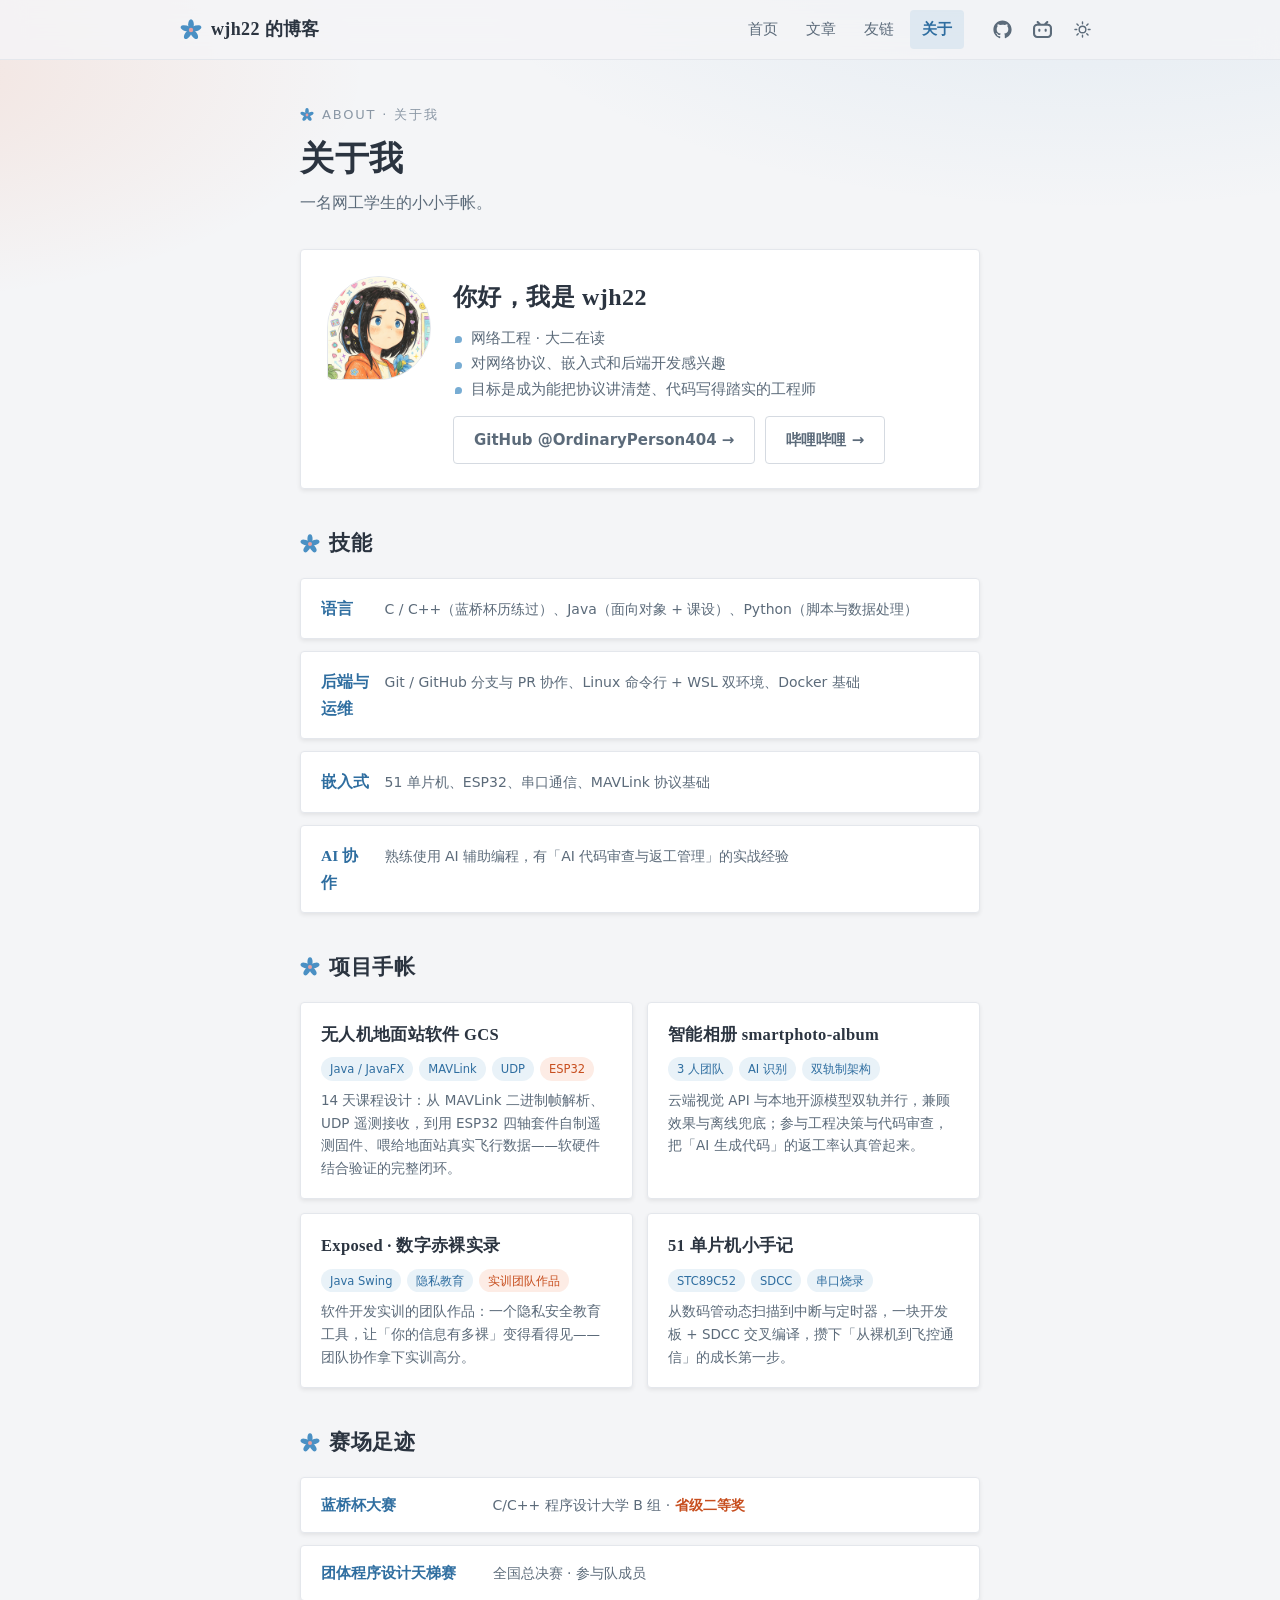
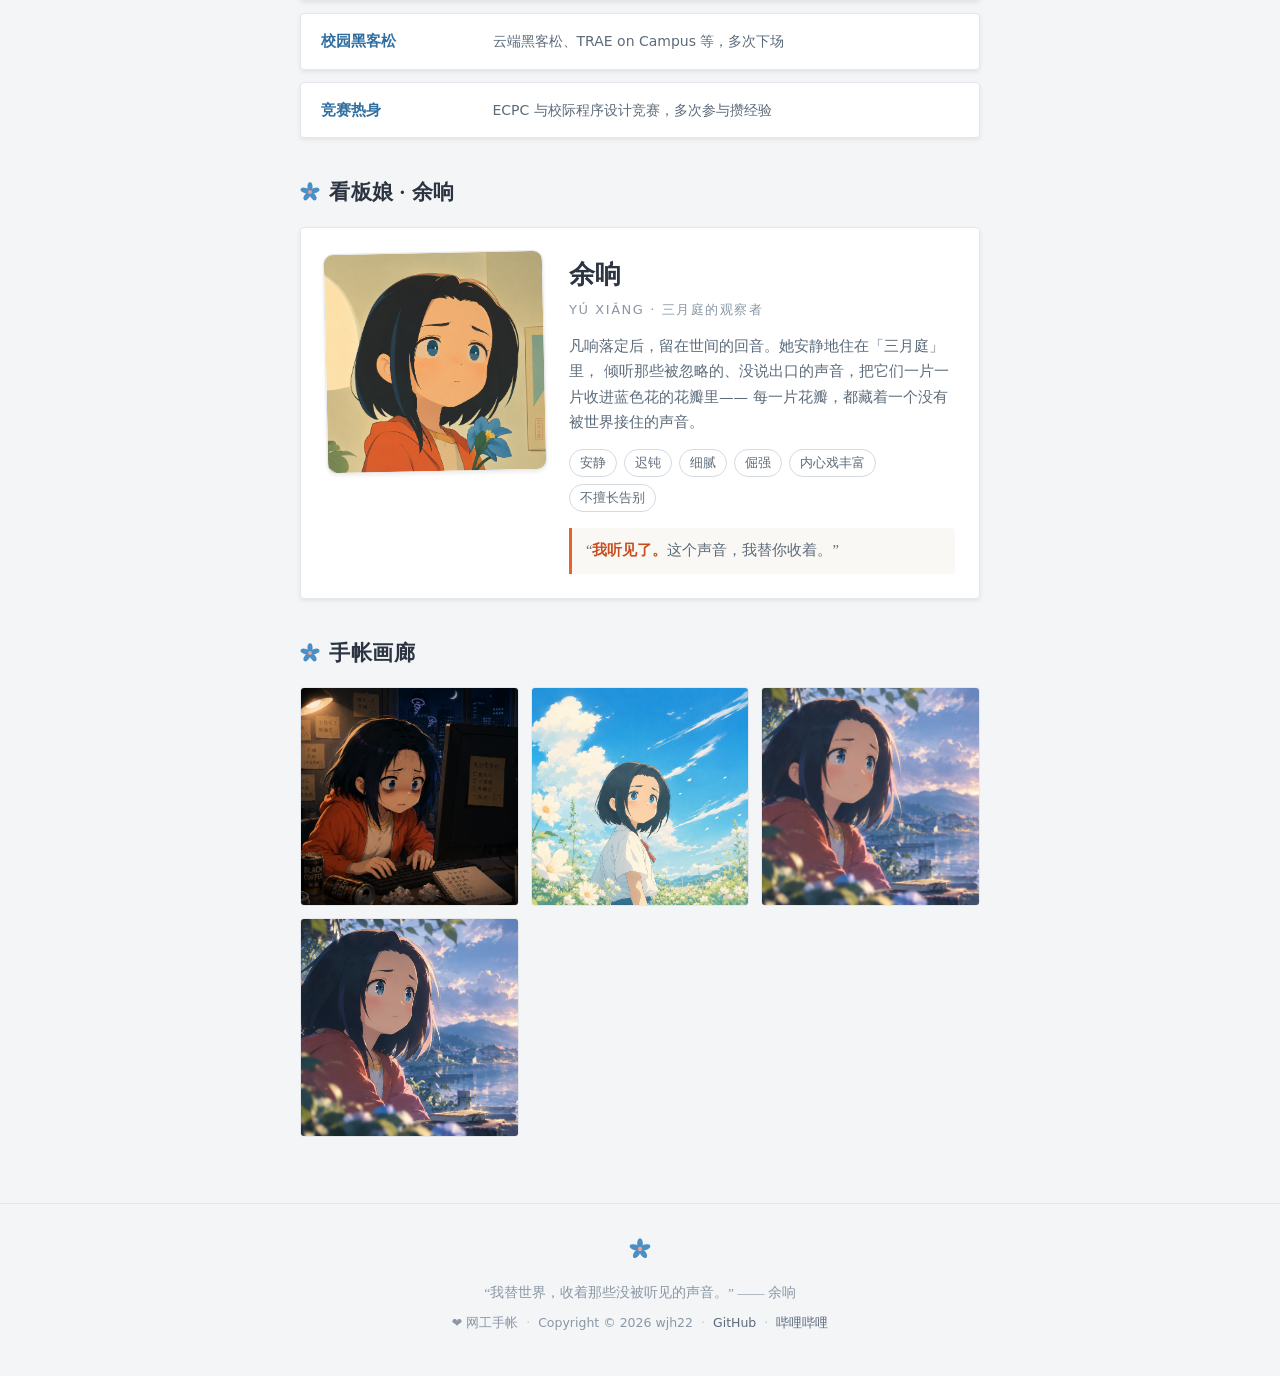
<file: intro.html>
<!doctype html>
<html lang="zh-CN" data-theme="light">
<head>
  <meta charset="utf-8">
  <meta name="viewport" content="width=device-width,initial-scale=1">
  <title>关于我 | wjh22 的博客</title>
  <meta name="description" content="你好，我是 wjh22，网络工程专业在读，对网络协议、嵌入式和后端开发感兴趣。">
  <link rel="icon" type="image/svg+xml" href="data:image/svg+xml,%3Csvg xmlns='http://www.w3.org/2000/svg' viewBox='-12 -12 24 24'%3E%3Cg fill='%234a90c4'%3E%3Cellipse cy='-6' rx='3.1' ry='5.8'/%3E%3Cellipse cy='-6' rx='3.1' ry='5.8' transform='rotate(72)'/%3E%3Cellipse cy='-6' rx='3.1' ry='5.8' transform='rotate(144)'/%3E%3Cellipse cy='-6' rx='3.1' ry='5.8' transform='rotate(216)'/%3E%3Cellipse cy='-6' rx='3.1' ry='5.8' transform='rotate(288)'/%3E%3C/g%3E%3Ccircle r='2.4' fill='%23e8a0a0'/%3E%3C/svg%3E">
  <script>
    (function () {
      try {
        var m = localStorage.getItem("yuxiang-scheme");
        var d = window.matchMedia && window.matchMedia("(prefers-color-scheme: dark)").matches;
        if (m === "dark" || (!m && d)) document.documentElement.setAttribute("data-theme", "dark");
      } catch (e) {}
    })();
  </script>
  <link rel="stylesheet" href="/assets/css/style.css">
</head>
<body>

  <header class="site-nav">
    <div class="nav-inner">
      <a class="brand" href="/" aria-label="带我回家">
        <svg class="flower" viewBox="-12 -12 24 24" width="22" height="22" aria-hidden="true"><g class="petal"><ellipse cy="-6" rx="3.1" ry="5.8"/><ellipse cy="-6" rx="3.1" ry="5.8" transform="rotate(72)"/><ellipse cy="-6" rx="3.1" ry="5.8" transform="rotate(144)"/><ellipse cy="-6" rx="3.1" ry="5.8" transform="rotate(216)"/><ellipse cy="-6" rx="3.1" ry="5.8" transform="rotate(288)"/></g><circle class="heart" r="2.4"/></svg>
        <span>wjh22 的博客</span>
      </a>
      <nav class="nav-links" aria-label="站内导航">
        <a href="/">首页</a>
        <a href="/posts/">文章</a>
        <a href="/friendlinks.html">友链</a>
        <a href="/intro.html" aria-current="page">关于</a>
      </nav>
      <div class="nav-actions">
        <a class="nav-icon" href="https://github.com/OrdinaryPerson404" target="_blank" rel="noopener noreferrer" aria-label="GitHub">
          <svg viewBox="0 0 1024 1024" fill="currentColor" aria-hidden="true"><path d="M511.957 21.333C241.024 21.333 21.333 240.981 21.333 512c0 216.832 140.544 400.725 335.574 465.664 24.49 4.395 32.256-10.07 32.256-23.083 0-11.69.256-44.245 0-85.205-136.448 29.61-164.736-64.64-164.736-64.64-22.315-56.704-54.4-71.765-54.4-71.765-44.587-30.464 3.285-29.824 3.285-29.824 49.195 3.413 75.179 50.517 75.179 50.517 43.776 75.008 114.816 53.333 142.762 40.79 4.523-31.66 17.152-53.377 31.19-65.537-108.971-12.458-223.488-54.485-223.488-242.602 0-53.547 19.114-97.323 50.517-131.67-5.035-12.33-21.93-62.293 4.779-129.834 0 0 41.258-13.184 134.912 50.346a469.803 469.803 0 0 1 122.88-16.554c41.642.213 83.626 5.632 122.88 16.554 93.653-63.488 134.784-50.346 134.784-50.346 26.752 67.541 9.898 117.504 4.864 129.834 31.402 34.347 50.474 78.123 50.474 131.67 0 188.586-114.73 230.016-224.042 242.09 17.578 15.232 33.578 44.672 33.578 90.454v135.85c0 13.142 7.936 27.606 32.854 22.87C862.25 912.597 1002.667 728.747 1002.667 512c0-271.019-219.648-490.667-490.71-490.667z"/></svg>
        </a>
        <a class="nav-icon" href="https://space.bilibili.com/2122601071" target="_blank" rel="noopener noreferrer" aria-label="哔哩哔哩">
          <svg viewBox="0 0 24 24" fill="currentColor" aria-hidden="true"><path d="M17.813 4.653h.854c1.51.054 2.769.578 3.773 1.574 1.004.995 1.524 2.249 1.56 3.76v7.36c-.036 1.51-.556 2.769-1.56 3.773s-2.262 1.524-3.773 1.56H5.333c-1.51-.036-2.769-.556-3.773-1.56S.036 18.858 0 17.347v-7.36c.036-1.511.556-2.765 1.56-3.76 1.004-.996 2.262-1.52 3.773-1.574h.774l-1.174-1.12a1.234 1.234 0 0 1-.373-.906c0-.356.124-.658.373-.907l.027-.027c.267-.249.573-.373.92-.373.347 0 .653.124.92.373L9.653 4.44c.071.071.134.142.187.213h4.267a.836.836 0 0 1 .16-.213l2.853-2.747c.267-.249.573-.373.92-.373.347 0 .662.151.929.4.267.249.391.551.391.907 0 .355-.124.657-.373.906zM5.333 7.24c-.746.018-1.373.276-1.88.773-.506.498-.769 1.13-.786 1.894v7.52c.017.764.28 1.395.786 1.893.507.498 1.134.756 1.88.773h13.334c.746-.017 1.373-.275 1.88-.773.506-.498.769-1.129.786-1.893v-7.52c-.017-.765-.28-1.396-.786-1.894-.507-.497-1.134-.755-1.88-.773zM8 11.107c.373 0 .684.124.933.373.25.249.383.569.4.96v1.173c-.017.391-.15.711-.4.96-.249.25-.56.374-.933.374s-.684-.125-.933-.374c-.25-.249-.383-.569-.4-.96V12.44c0-.373.129-.689.386-.947.258-.257.574-.386.947-.386zm8 0c.373 0 .684.124.933.373.25.249.383.569.4.96v1.173c-.017.391-.15.711-.4.96-.249.25-.56.374-.933.374s-.684-.125-.933-.374c-.25-.249-.383-.569-.4-.96V12.44c.017-.391.15-.711.4-.96.249-.249.56-.373.933-.373Z"/></svg>
        </a>
        <button class="nav-icon" id="theme-toggle" aria-label="切换亮暗主题">
          <svg class="i-sun" viewBox="0 0 24 24" fill="none" stroke="currentColor" stroke-width="1.8" stroke-linecap="round" aria-hidden="true"><circle cx="12" cy="12" r="4.2"/><path d="M12 2.5v2.2M12 19.3v2.2M2.5 12h2.2M19.3 12h2.2M5 5l1.6 1.6M17.4 17.4 19 19M19 5l-1.6 1.6M6.6 17.4 5 19"/></svg>
          <svg class="i-moon" viewBox="0 0 24 24" fill="none" stroke="currentColor" stroke-width="1.8" stroke-linejoin="round" aria-hidden="true"><path d="M20.6 13.2A8.4 8.4 0 1 1 10.8 3.4a6.8 6.8 0 0 0 9.8 9.8z"/></svg>
        </button>
      </div>
    </div>
  </header>

  <main class="col">

    <div class="page-head rise">
      <p class="page-kicker">
        <svg class="flower" viewBox="-12 -12 24 24" width="14" height="14" aria-hidden="true"><g class="petal"><ellipse cy="-6" rx="3.1" ry="5.8"/><ellipse cy="-6" rx="3.1" ry="5.8" transform="rotate(72)"/><ellipse cy="-6" rx="3.1" ry="5.8" transform="rotate(144)"/><ellipse cy="-6" rx="3.1" ry="5.8" transform="rotate(216)"/><ellipse cy="-6" rx="3.1" ry="5.8" transform="rotate(288)"/></g><circle class="heart" r="2.4"/></svg>
        ABOUT · 关于我
      </p>
      <h1 class="page-title">关于我</h1>
      <p class="page-desc">一名网工学生的小小手帐。</p>
    </div>

    <section class="section rise d2">
      <div class="card profile">
        <img class="profile-avatar" src="/assets/img/yuxiang-crayon.png" alt="wjh22 的头像（看板娘余响 · 蜡笔涂鸦版）">
        <div>
          <h2 class="profile-name">你好，我是 wjh22</h2>
          <ul class="profile-list">
            <li>网络工程 · 大二在读</li>
            <li>对网络协议、嵌入式和后端开发感兴趣</li>
            <li>目标是成为能把协议讲清楚、代码写得踏实的工程师</li>
          </ul>
          <div class="profile-actions">
            <a class="btn btn-ghost" href="https://github.com/OrdinaryPerson404" target="_blank" rel="noopener noreferrer">GitHub @OrdinaryPerson404 →</a>
            <a class="btn btn-ghost" href="https://space.bilibili.com/2122601071" target="_blank" rel="noopener noreferrer">哔哩哔哩 →</a>
          </div>
        </div>
      </div>
    </section>

    <section class="section rise d3">
      <h2 class="section-title">
        <svg class="flower" viewBox="-12 -12 24 24" width="20" height="20" aria-hidden="true"><g class="petal"><ellipse cy="-6" rx="3.1" ry="5.8"/><ellipse cy="-6" rx="3.1" ry="5.8" transform="rotate(72)"/><ellipse cy="-6" rx="3.1" ry="5.8" transform="rotate(144)"/><ellipse cy="-6" rx="3.1" ry="5.8" transform="rotate(216)"/><ellipse cy="-6" rx="3.1" ry="5.8" transform="rotate(288)"/></g><circle class="heart" r="2.4"/></svg>
        技能
      </h2>
      <div class="skill-rows">
        <div class="card skill-row">
          <span class="skill-name">语言</span>
          <span class="skill-detail">C / C++（蓝桥杯历练过）、Java（面向对象 + 课设）、Python（脚本与数据处理）</span>
        </div>
        <div class="card skill-row">
          <span class="skill-name">后端与运维</span>
          <span class="skill-detail">Git / GitHub 分支与 PR 协作、Linux 命令行 + WSL 双环境、Docker 基础</span>
        </div>
        <div class="card skill-row">
          <span class="skill-name">嵌入式</span>
          <span class="skill-detail">51 单片机、ESP32、串口通信、MAVLink 协议基础</span>
        </div>
        <div class="card skill-row">
          <span class="skill-name">AI 协作</span>
          <span class="skill-detail">熟练使用 AI 辅助编程，有「AI 代码审查与返工管理」的实战经验</span>
        </div>
      </div>
    </section>

    <section class="section rise d3">
      <h2 class="section-title">
        <svg class="flower" viewBox="-12 -12 24 24" width="20" height="20" aria-hidden="true"><g class="petal"><ellipse cy="-6" rx="3.1" ry="5.8"/><ellipse cy="-6" rx="3.1" ry="5.8" transform="rotate(72)"/><ellipse cy="-6" rx="3.1" ry="5.8" transform="rotate(144)"/><ellipse cy="-6" rx="3.1" ry="5.8" transform="rotate(216)"/><ellipse cy="-6" rx="3.1" ry="5.8" transform="rotate(288)"/></g><circle class="heart" r="2.4"/></svg>
        项目手帐
      </h2>
      <div class="proj-grid">
        <div class="card proj-card">
          <h3 class="proj-title">无人机地面站软件 GCS</h3>
          <div class="proj-tags">
            <span class="chip">Java / JavaFX</span>
            <span class="chip">MAVLink</span>
            <span class="chip">UDP</span>
            <span class="chip warm">ESP32</span>
          </div>
          <p class="proj-desc">14 天课程设计：从 MAVLink 二进制帧解析、UDP 遥测接收，到用 ESP32 四轴套件自制遥测固件、喂给地面站真实飞行数据——软硬件结合验证的完整闭环。</p>
        </div>
        <div class="card proj-card">
          <h3 class="proj-title">智能相册 smartphoto-album</h3>
          <div class="proj-tags">
            <span class="chip">3 人团队</span>
            <span class="chip">AI 识别</span>
            <span class="chip">双轨制架构</span>
          </div>
          <p class="proj-desc">云端视觉 API 与本地开源模型双轨并行，兼顾效果与离线兜底；参与工程决策与代码审查，把「AI 生成代码」的返工率认真管起来。</p>
        </div>
        <div class="card proj-card">
          <h3 class="proj-title">Exposed · 数字赤裸实录</h3>
          <div class="proj-tags">
            <span class="chip">Java Swing</span>
            <span class="chip">隐私教育</span>
            <span class="chip warm">实训团队作品</span>
          </div>
          <p class="proj-desc">软件开发实训的团队作品：一个隐私安全教育工具，让「你的信息有多裸」变得看得见——团队协作拿下实训高分。</p>
        </div>
        <div class="card proj-card">
          <h3 class="proj-title">51 单片机小手记</h3>
          <div class="proj-tags">
            <span class="chip">STC89C52</span>
            <span class="chip">SDCC</span>
            <span class="chip">串口烧录</span>
          </div>
          <p class="proj-desc">从数码管动态扫描到中断与定时器，一块开发板 + SDCC 交叉编译，攒下「从裸机到飞控通信」的成长第一步。</p>
        </div>
      </div>
    </section>

    <section class="section rise d4">
      <h2 class="section-title">
        <svg class="flower" viewBox="-12 -12 24 24" width="20" height="20" aria-hidden="true"><g class="petal"><ellipse cy="-6" rx="3.1" ry="5.8"/><ellipse cy="-6" rx="3.1" ry="5.8" transform="rotate(72)"/><ellipse cy="-6" rx="3.1" ry="5.8" transform="rotate(144)"/><ellipse cy="-6" rx="3.1" ry="5.8" transform="rotate(216)"/><ellipse cy="-6" rx="3.1" ry="5.8" transform="rotate(288)"/></g><circle class="heart" r="2.4"/></svg>
        赛场足迹
      </h2>
      <div class="honor-list">
        <div class="card honor-row">
          <span class="honor-name">蓝桥杯大赛</span>
          <span class="honor-result">C/C++ 程序设计大学 B 组 · <b>省级二等奖</b></span>
        </div>
        <div class="card honor-row">
          <span class="honor-name">团体程序设计天梯赛</span>
          <span class="honor-result">全国总决赛 · 参与队成员</span>
        </div>
        <div class="card honor-row">
          <span class="honor-name">校园黑客松</span>
          <span class="honor-result">云端黑客松、TRAE on Campus 等，多次下场</span>
        </div>
        <div class="card honor-row">
          <span class="honor-name">竞赛热身</span>
          <span class="honor-result">ECPC 与校际程序设计竞赛，多次参与攒经验</span>
        </div>
      </div>
    </section>

    <section class="section rise d3" id="mascot">
      <h2 class="section-title">
        <svg class="flower" viewBox="-12 -12 24 24" width="20" height="20" aria-hidden="true"><g class="petal"><ellipse cy="-6" rx="3.1" ry="5.8"/><ellipse cy="-6" rx="3.1" ry="5.8" transform="rotate(72)"/><ellipse cy="-6" rx="3.1" ry="5.8" transform="rotate(144)"/><ellipse cy="-6" rx="3.1" ry="5.8" transform="rotate(216)"/><ellipse cy="-6" rx="3.1" ry="5.8" transform="rotate(288)"/></g><circle class="heart" r="2.4"/></svg>
        看板娘 · 余响
      </h2>
      <div class="card mascot-profile">
        <img class="mascot-img" src="/assets/img/yuxiang-portrait.png" alt="余响拿着一朵蓝色的花">
        <div>
          <h3 class="mascot-name">余响</h3>
          <p class="mascot-romaji">YÚ XIǍNG · 三月庭的观察者</p>
          <p class="mascot-bio">
            凡响落定后，留在世间的回音。她安静地住在「三月庭」里，
            倾听那些被忽略的、没说出口的声音，把它们一片一片收进蓝色花的花瓣里——
            每一片花瓣，都藏着一个没有被世界接住的声音。
          </p>
          <ul class="mascot-traits">
            <li>安静</li>
            <li>迟钝</li>
            <li>细腻</li>
            <li>倔强</li>
            <li>内心戏丰富</li>
            <li>不擅长告别</li>
          </ul>
          <div class="mascot-say">“<b>我听见了。</b>这个声音，我替你收着。”</div>
        </div>
      </div>
    </section>

    <section class="section rise d4">
      <h2 class="section-title">
        <svg class="flower" viewBox="-12 -12 24 24" width="20" height="20" aria-hidden="true"><g class="petal"><ellipse cy="-6" rx="3.1" ry="5.8"/><ellipse cy="-6" rx="3.1" ry="5.8" transform="rotate(72)"/><ellipse cy="-6" rx="3.1" ry="5.8" transform="rotate(144)"/><ellipse cy="-6" rx="3.1" ry="5.8" transform="rotate(216)"/><ellipse cy="-6" rx="3.1" ry="5.8" transform="rotate(288)"/></g><circle class="heart" r="2.4"/></svg>
        手帐画廊
      </h2>
      <div class="gallery">
        <figure data-lightbox>
          <img src="/assets/img/yuxiang-coding-night.png" alt="深夜赶稿的余响">
          <figcaption>赶稿中的余响 · 02:37</figcaption>
        </figure>
        <figure data-lightbox>
          <img src="/assets/img/yuxiang-flower-field.png" alt="白菊花田里回眸的余响">
          <figcaption>白菊花田 · 回眸</figcaption>
        </figure>
        <figure data-lightbox>
          <img src="/assets/img/yuxiang-lake-dusk.png" alt="黄昏海边的余响">
          <figcaption>黄昏的海边</figcaption>
        </figure>
        <figure data-lightbox>
          <img src="/assets/img/yuxiang-lake-dusk-2.jpg" alt="暮色与海的余响">
          <figcaption>暮色与海</figcaption>
        </figure>
      </div>
    </section>

  </main>

  <dialog class="lightbox" id="lightbox">
    <img alt="">
  </dialog>

  <footer class="site-footer">
    <div class="col">
      <svg class="flower" viewBox="-12 -12 24 24" width="22" height="22" aria-hidden="true"><g class="petal"><ellipse cy="-6" rx="3.1" ry="5.8"/><ellipse cy="-6" rx="3.1" ry="5.8" transform="rotate(72)"/><ellipse cy="-6" rx="3.1" ry="5.8" transform="rotate(144)"/><ellipse cy="-6" rx="3.1" ry="5.8" transform="rotate(216)"/><ellipse cy="-6" rx="3.1" ry="5.8" transform="rotate(288)"/></g><circle class="heart" r="2.4"/></svg>
      <p class="footer-quote">“我替世界，收着那些没被听见的声音。” —— 余响</p>
      <p class="footer-meta">❤️ 网工手帐<span class="sep">·</span>Copyright © 2026 wjh22<span class="sep">·</span><a href="https://github.com/OrdinaryPerson404" target="_blank" rel="noopener noreferrer">GitHub</a><span class="sep">·</span><a href="https://space.bilibili.com/2122601071" target="_blank" rel="noopener noreferrer">哔哩哔哩</a></p>
    </div>
  </footer>

  <script src="/assets/js/site.js"></script>
</body>
</html>
</file>
<file: assets/css/style.css>
/* ==========================================================================
   wjh22 的博客 · 三月庭预览版
   设计语言：参照 anoth3r.top/friendlinks 的白卡片骨架
             + 「余响」配色（蓝花 #4A90C4 / 亮橙 #E8622C）
   ========================================================================== */

:root {
  --bg: #f4f5f7;
  --bg-soft: #eceef1;
  --card: #ffffff;
  --card-warm: #faf8f4;
  --text: #2b3440;
  --text-2: #5c6b7a;
  --muted: #8a97a5;
  --border: #e4e7ec;
  --border-strong: #d5dae1;

  --blue: #4a90c4;        /* 蓝色花 */
  --blue-deep: #2f6ea0;
  --blue-soft: rgba(74, 144, 196, 0.12);
  --orange: #e8622c;      /* 亮橙连帽衫 */
  --orange-deep: #c74e1e;
  --orange-soft: rgba(232, 98, 44, 0.12);
  --pink: #e8a0a0;        /* 浅粉 · 耳尖 */
  --warm: #c4b9a8;        /* 暖灰庭院 */
  --cream: #f5f0e8;       /* 米白内搭 */

  --shadow: 0 2px 4px rgba(0, 0, 0, 0.075);
  --shadow-lift: 0 4px 10px rgba(31, 45, 61, 0.1), 0 12px 32px rgba(31, 45, 61, 0.08);

  --radius: 4px;
  --radius-lg: 10px;
  --col: 720px;
  --nav-h: 60px;

  --font-display: "Noto Serif SC", "Source Han Serif SC", "Source Han Serif CN", "STZhongsong", "KaiTi", "STKaiti", "SimSun", serif;
  --font-body: "Noto Sans SC", "PingFang SC", "Hiragino Sans GB", "Microsoft YaHei", "Segoe UI", system-ui, sans-serif;
  --font-mono: "Cascadia Code", "JetBrains Mono", Consolas, "Courier New", monospace;
}

[data-theme="dark"] {
  --bg: #1b1b1f;
  --bg-soft: #202024;
  --card: #232329;
  --card-warm: #26262c;
  --text: #d8dce2;
  --text-2: #a3adba;
  --muted: #79838f;
  --border: #33343c;
  --border-strong: #41434d;

  --blue: #6aa9d8;
  --blue-deep: #8fc0e6;
  --blue-soft: rgba(106, 169, 216, 0.14);
  --orange: #f07a48;
  --orange-deep: #f5906a;
  --orange-soft: rgba(240, 122, 72, 0.16);
  --pink: #d98f8f;
  --warm: #8f867a;

  --shadow: 0 2px 4px rgba(0, 0, 0, 0.35);
  --shadow-lift: 0 4px 10px rgba(0, 0, 0, 0.4), 0 12px 32px rgba(0, 0, 0, 0.35);
}

/* ---------- 基础 ---------- */
* { box-sizing: border-box; }

html { scroll-behavior: smooth; }

body {
  margin: 0;
  font-family: var(--font-body);
  font-size: 16px;
  line-height: 1.75;
  color: var(--text);
  background:
    radial-gradient(1100px 500px at 85% -10%, var(--blue-soft), transparent 60%),
    radial-gradient(900px 420px at -10% 8%, var(--orange-soft), transparent 55%),
    var(--bg);
  background-attachment: fixed;
  -webkit-font-smoothing: antialiased;
  transition: color 0.25s, background-color 0.25s;
}

::selection { background: var(--blue-soft); color: var(--blue-deep); }

a { color: var(--blue); text-decoration: none; transition: color 0.15s; }
a:hover { color: var(--blue-deep); }

img { max-width: 100%; display: block; }

:focus-visible {
  outline: 2px solid var(--blue);
  outline-offset: 2px;
  border-radius: 2px;
}

.col {
  max-width: var(--col);
  margin: 0 auto;
  padding: 0 20px;
}

/* ---------- 蓝花图标 ---------- */
.flower { color: var(--blue); flex: none; }
.flower .petal { fill: currentColor; }
.flower .heart { fill: var(--pink); }

/* ---------- 顶部导航 ---------- */
.site-nav {
  position: sticky;
  top: 0;
  z-index: 50;
  height: var(--nav-h);
  background: color-mix(in srgb, var(--bg) 82%, transparent);
  backdrop-filter: blur(12px);
  -webkit-backdrop-filter: blur(12px);
  border-bottom: 1px solid var(--border);
}

.nav-inner {
  max-width: 960px;
  margin: 0 auto;
  height: 100%;
  padding: 0 20px;
  display: flex;
  align-items: center;
  gap: 20px;
}

.brand {
  display: flex;
  align-items: center;
  gap: 9px;
  font-family: var(--font-display);
  font-weight: 700;
  font-size: 18px;
  color: var(--text);
  letter-spacing: 0.02em;
}
.brand:hover { color: var(--blue-deep); }
.brand .flower { transition: transform 0.4s ease; }
.brand:hover .flower { transform: rotate(72deg); }

.nav-links {
  display: flex;
  gap: 4px;
  margin-left: auto;
}

.nav-links a {
  padding: 6px 12px;
  border-radius: var(--radius);
  color: var(--text-2);
  font-size: 15px;
  transition: color 0.15s, background-color 0.15s;
}
.nav-links a:hover { color: var(--text); background: var(--blue-soft); }
.nav-links a[aria-current="page"] {
  color: var(--blue-deep);
  font-weight: 600;
  background: var(--blue-soft);
}

.nav-actions { display: flex; align-items: center; gap: 4px; }

.nav-icon {
  display: inline-flex;
  align-items: center;
  justify-content: center;
  width: 36px;
  height: 36px;
  border: 0;
  border-radius: var(--radius);
  background: transparent;
  color: var(--text-2);
  cursor: pointer;
  transition: color 0.15s, background-color 0.15s;
}
.nav-icon:hover { color: var(--text); background: var(--blue-soft); }
.nav-icon svg { width: 19px; height: 19px; }

html[data-theme="light"] .i-moon { display: none; }
html[data-theme="dark"] .i-sun { display: none; }

/* ---------- 页头（页面标题区） ---------- */
.page-head { padding: 44px 0 6px; }

.page-kicker {
  display: flex;
  align-items: center;
  gap: 8px;
  font-size: 13px;
  letter-spacing: 0.14em;
  color: var(--muted);
  margin: 0 0 10px;
}

.page-title {
  font-family: var(--font-display);
  font-size: 34px;
  font-weight: 700;
  line-height: 1.3;
  margin: 0 0 8px;
  letter-spacing: 0.02em;
}

.page-desc { margin: 0; color: var(--text-2); }

/* ---------- 卡片 ---------- */
.card {
  background: var(--card);
  border: 1px solid var(--border);
  border-radius: var(--radius);
  box-shadow: var(--shadow);
  transition: transform 0.2s ease, box-shadow 0.2s ease, border-color 0.2s ease;
}

.card:hover {
  transform: translateY(-2px);
  box-shadow: var(--shadow-lift);
  border-color: var(--border-strong);
}

/* ---------- 按钮 ---------- */
.btn {
  display: inline-flex;
  align-items: center;
  gap: 7px;
  padding: 10px 20px;
  border-radius: var(--radius);
  font-size: 15px;
  font-weight: 600;
  border: 1px solid transparent;
  cursor: pointer;
  transition: background-color 0.15s, color 0.15s, border-color 0.15s, transform 0.15s;
}
.btn:active { transform: scale(0.97); }

.btn-primary {
  background: var(--blue);
  color: #fff;
}
.btn-primary:hover { background: var(--blue-deep); color: #fff; }
[data-theme="dark"] .btn-primary { color: #10202e; }
[data-theme="dark"] .btn-primary:hover { color: #10202e; }

.btn-ghost {
  background: transparent;
  color: var(--text-2);
  border-color: var(--border-strong);
}
.btn-ghost:hover { color: var(--blue-deep); border-color: var(--blue); background: var(--blue-soft); }

/* ---------- 首页 Hero ---------- */
.hero {
  padding: 58px 0 30px;
  display: grid;
  grid-template-columns: 1.05fr 0.95fr;
  gap: 40px;
  align-items: center;
  position: relative;
}

.hero-kicker {
  display: inline-flex;
  align-items: center;
  gap: 8px;
  font-size: 13px;
  letter-spacing: 0.16em;
  color: var(--muted);
  margin: 0 0 14px;
}

.hero-title {
  font-family: var(--font-display);
  font-size: 46px;
  font-weight: 700;
  line-height: 1.25;
  margin: 0 0 12px;
  letter-spacing: 0.02em;
}

.hero-desc {
  font-size: 17px;
  color: var(--text-2);
  margin: 0 0 6px;
}

.hero-quote {
  font-family: var(--font-display);
  color: var(--muted);
  font-size: 14.5px;
  margin: 0 0 26px;
}

.hero-actions { display: flex; flex-wrap: wrap; gap: 12px; }

.hero-figure { position: relative; }

.hero-figure img {
  width: 100%;
  border-radius: var(--radius-lg);
  border: 1px solid var(--border);
  box-shadow: var(--shadow-lift);
  transform: rotate(1.6deg);
  transition: transform 0.35s ease;
}
.hero-figure:hover img { transform: rotate(0.4deg) scale(1.01); }

.hero-figure .figure-tag {
  position: absolute;
  right: 12px;
  bottom: 12px;
  background: color-mix(in srgb, var(--card) 88%, transparent);
  backdrop-filter: blur(6px);
  border: 1px solid var(--border);
  border-radius: var(--radius);
  padding: 4px 12px;
  font-size: 12.5px;
  color: var(--text-2);
}

.petal-float {
  position: absolute;
  color: var(--blue);
  opacity: 0.45;
  animation: petal-drift 7s ease-in-out infinite alternate;
  pointer-events: none;
}
.petal-float.p1 { width: 22px; top: -14px; left: -20px; animation-delay: 0s; }
.petal-float.p2 { width: 15px; bottom: 30px; right: -16px; animation-delay: -3.2s; opacity: 0.3; }

@keyframes petal-drift {
  from { transform: translateY(-6px) rotate(-12deg); }
  to   { transform: translateY(10px) rotate(16deg); }
}

/* ---------- 区块标题 ---------- */
.section { padding: 26px 0 10px; }

.section-title {
  display: flex;
  align-items: center;
  gap: 9px;
  font-family: var(--font-display);
  font-size: 21px;
  font-weight: 700;
  margin: 0 0 16px;
  letter-spacing: 0.03em;
}
.section-title .flower { width: 20px; height: 20px; }

.section-more {
  margin-left: auto;
  font-family: var(--font-body);
  font-size: 13.5px;
  font-weight: 400;
  color: var(--muted);
}
.section-more:hover { color: var(--blue-deep); }

/* ---------- 特性卡片 ---------- */
.features {
  display: grid;
  grid-template-columns: repeat(3, 1fr);
  gap: 14px;
}

.feature-item { padding: 20px 18px 18px; }

.feature-item .feature-icon {
  width: 38px;
  height: 38px;
  display: grid;
  place-items: center;
  border-radius: var(--radius);
  background: var(--blue-soft);
  color: var(--blue-deep);
  margin-bottom: 12px;
}
.feature-item .feature-icon svg { width: 21px; height: 21px; }

.feature-item h3 {
  font-family: var(--font-display);
  font-size: 17px;
  margin: 0 0 5px;
  letter-spacing: 0.03em;
}

.feature-item p {
  margin: 0;
  font-size: 13.5px;
  color: var(--text-2);
  line-height: 1.65;
}

.feature-item:hover { border-color: var(--blue); }

/* ---------- 文章卡片 ---------- */
.post-list { display: grid; gap: 14px; }

.post-card { padding: 20px 22px; display: block; color: var(--text); }

.post-card-top {
  display: flex;
  align-items: baseline;
  gap: 10px;
}

.post-card-title {
  font-family: var(--font-display);
  font-size: 19px;
  font-weight: 700;
  margin: 0;
  letter-spacing: 0.02em;
}

.post-card-arrow {
  margin-left: auto;
  color: var(--orange);
  font-weight: 700;
  transition: transform 0.2s ease;
  flex: none;
}
.post-card:hover .post-card-arrow { transform: translateX(4px); }

.post-card-meta {
  display: flex;
  flex-wrap: wrap;
  align-items: center;
  gap: 8px;
  margin-top: 9px;
  font-size: 12.5px;
  color: var(--muted);
}

.chip {
  display: inline-block;
  padding: 1.5px 9px;
  border-radius: 999px;
  font-size: 12px;
  background: var(--blue-soft);
  color: var(--blue-deep);
}
.chip.warm { background: var(--orange-soft); color: var(--orange-deep); }

.post-card-excerpt {
  margin: 10px 0 0;
  font-size: 14px;
  color: var(--text-2);
}

/* ---------- 项目手帐 ---------- */
.proj-grid { display: grid; grid-template-columns: 1fr 1fr; gap: 14px; }

.proj-card { padding: 18px 20px; display: flex; flex-direction: column; gap: 8px; }
.proj-card:hover { border-color: var(--blue); }

.proj-title {
  font-family: var(--font-display);
  font-size: 16.5px;
  font-weight: 700;
  margin: 0;
  letter-spacing: 0.02em;
}

.proj-tags { display: flex; flex-wrap: wrap; gap: 6px; }
.proj-tags .chip { font-size: 11.5px; }

.proj-desc { margin: 0; font-size: 13.5px; color: var(--text-2); line-height: 1.7; }

/* ---------- 赛场足迹 ---------- */
.honor-list { display: grid; gap: 12px; }

.honor-row { padding: 14px 20px; display: flex; gap: 14px; align-items: baseline; }
.honor-row:hover { border-color: var(--blue); }

.honor-row .honor-name {
  font-family: var(--font-display);
  font-weight: 700;
  font-size: 15px;
  flex: none;
  width: 10.5em;
  color: var(--blue-deep);
}
.honor-row .honor-result { font-size: 14px; color: var(--text-2); }
.honor-row .honor-result b { color: var(--orange-deep); font-weight: 700; }

.profile-actions { display: flex; flex-wrap: wrap; gap: 10px; }

/* ---------- 看板娘横幅 ---------- */
.mascot-strip { padding: 16px 20px; display: flex; align-items: center; gap: 16px; }

.mascot-strip img {
  width: 74px;
  height: 74px;
  border-radius: 50% 50% 50% 4px;
  object-fit: cover;
  border: 1px solid var(--border);
  flex: none;
}

.mascot-strip .strip-text { min-width: 0; }
.mascot-strip .strip-title {
  font-family: var(--font-display);
  font-weight: 700;
  font-size: 16px;
  margin: 0;
}
.mascot-strip .strip-title .en { color: var(--muted); font-weight: 400; font-size: 13px; margin-left: 6px; }
.mascot-strip p { margin: 3px 0 0; font-size: 13.5px; color: var(--text-2); }
.mascot-strip .strip-link {
  margin-left: auto;
  flex: none;
  color: var(--orange);
  font-weight: 600;
  font-size: 14px;
}
.mascot-strip .strip-link:hover { color: var(--orange-deep); }

/* ---------- 关于页 · 个人资料 ---------- */
.profile { padding: 26px 26px 24px; display: flex; gap: 22px; align-items: flex-start; }

.profile-avatar {
  width: 104px;
  height: 104px;
  border-radius: 50% 50% 50% 4px;
  object-fit: cover;
  border: 1px solid var(--border);
  flex: none;
}

.profile-name {
  font-family: var(--font-display);
  font-size: 24px;
  font-weight: 700;
  margin: 0 0 8px;
  letter-spacing: 0.02em;
}

.profile-list { list-style: none; margin: 0 0 14px; padding: 0; color: var(--text-2); font-size: 14.5px; }
.profile-list li { padding-left: 18px; position: relative; }
.profile-list li::before {
  content: "";
  position: absolute;
  left: 2px;
  top: 0.72em;
  width: 7px;
  height: 7px;
  border-radius: 50% 50% 50% 0;
  background: var(--blue);
  opacity: 0.75;
}

/* ---------- 技能 ---------- */
.skill-rows { display: grid; gap: 12px; }

.skill-row { padding: 16px 20px; display: flex; gap: 14px; align-items: baseline; }
.skill-row:hover { border-color: var(--blue); }
.skill-row .skill-name {
  font-family: var(--font-display);
  font-weight: 700;
  font-size: 15.5px;
  flex: none;
  width: 3.2em;
  color: var(--blue-deep);
}
.skill-row .skill-detail { font-size: 14px; color: var(--text-2); }

/* ---------- 看板娘档案 ---------- */
.mascot-profile { padding: 24px; display: grid; grid-template-columns: 220px 1fr; gap: 24px; align-items: start; }

.mascot-profile .mascot-img {
  border-radius: var(--radius-lg);
  border: 1px solid var(--border);
  width: 100%;
  transform: rotate(-1.2deg);
  box-shadow: var(--shadow);
}

.mascot-profile .mascot-name {
  font-family: var(--font-display);
  font-size: 26px;
  font-weight: 700;
  margin: 0 0 2px;
}
.mascot-profile .mascot-romaji { color: var(--muted); font-size: 13px; letter-spacing: 0.12em; margin: 0 0 12px; }
.mascot-profile .mascot-bio { color: var(--text-2); font-size: 14.5px; margin: 0 0 14px; }

.mascot-traits { display: flex; flex-wrap: wrap; gap: 7px; margin: 0 0 16px; padding: 0; list-style: none; }
.mascot-traits li {
  font-size: 12.5px;
  padding: 2px 10px;
  border-radius: 999px;
  border: 1px solid var(--border-strong);
  color: var(--text-2);
}

.mascot-say {
  border-left: 3px solid var(--orange);
  background: var(--card-warm);
  border-radius: 0 var(--radius) var(--radius) 0;
  padding: 10px 14px;
  font-family: var(--font-display);
  font-size: 14.5px;
  color: var(--text-2);
}
.mascot-say b { color: var(--orange-deep); font-weight: 700; }

/* ---------- 画廊 ---------- */
.gallery { display: grid; grid-template-columns: repeat(3, 1fr); gap: 12px; }

.gallery figure { margin: 0; position: relative; overflow: hidden; border-radius: var(--radius); border: 1px solid var(--border); cursor: zoom-in; }
.gallery img {
  width: 100%;
  aspect-ratio: 1 / 1;
  object-fit: cover;
  transition: transform 0.35s ease;
}
.gallery figure:hover img { transform: scale(1.05); }
.gallery figcaption {
  position: absolute;
  inset: auto 0 0 0;
  padding: 14px 10px 7px;
  font-size: 12px;
  color: #fff;
  background: linear-gradient(transparent, rgba(10, 16, 22, 0.62));
  opacity: 0;
  transition: opacity 0.25s;
}
.gallery figure:hover figcaption { opacity: 1; }
.gallery .wide { grid-column: span 2; }
.gallery .wide img { aspect-ratio: 2.06 / 1; }

/* ---------- 灯箱 ---------- */
.lightbox {
  border: 1px solid var(--border);
  border-radius: var(--radius-lg);
  padding: 0;
  background: var(--card);
  max-width: min(860px, 92vw);
}
.lightbox::backdrop { background: rgba(10, 14, 18, 0.66); backdrop-filter: blur(3px); }
.lightbox img { width: 100%; max-height: 82vh; object-fit: contain; border-radius: var(--radius-lg); }

/* ---------- 友链页 ---------- */
.friend-list { display: grid; gap: 14px; }

.friend-card { padding: 18px 20px; display: flex; align-items: center; gap: 16px; color: var(--text); }

.friend-avatar {
  width: 68px;
  height: 68px;
  border-radius: 50% 50% 50% 4px;
  object-fit: cover;
  border: 1px solid var(--border);
  flex: none;
  transition: transform 0.25s ease;
}
.friend-card:hover .friend-avatar { transform: rotate(-4deg) scale(1.04); }

.friend-letter {
  width: 68px;
  height: 68px;
  border-radius: 50% 50% 50% 4px;
  display: grid;
  place-items: center;
  flex: none;
  font-family: var(--font-display);
  font-size: 26px;
  font-weight: 700;
  color: #fff;
  background: linear-gradient(135deg, var(--blue), var(--orange));
}
[data-theme="dark"] .friend-letter { color: #10202e; }

.friend-info { min-width: 0; }
.friend-info .friend-name {
  font-family: var(--font-display);
  font-size: 17px;
  font-weight: 700;
  margin: 0;
}
.friend-info .friend-desc {
  margin: 3px 0 0;
  font-size: 13.5px;
  color: var(--text-2);
  overflow: hidden;
  text-overflow: ellipsis;
  white-space: nowrap;
}

.friend-arrow {
  margin-left: auto;
  flex: none;
  color: var(--orange);
  font-weight: 700;
  font-size: 18px;
  transition: transform 0.2s ease;
}
.friend-card:hover .friend-arrow { transform: translateX(4px); }

.friend-card.pending {
  border-style: dashed;
  background: transparent;
  box-shadow: none;
  color: var(--text-2);
}
.friend-card.pending:hover { transform: none; border-color: var(--blue); box-shadow: none; }
.friend-card.pending .friend-avatar { border-style: dashed; background: var(--blue-soft); display: grid; place-items: center; color: var(--blue-deep); font-size: 24px; }

/* 申请说明 */
.apply-card { padding: 22px 24px; }
.apply-card ol { margin: 0; padding-left: 20px; color: var(--text-2); font-size: 14.5px; }
.apply-card ol li { margin: 7px 0; }
.apply-card ol li::marker { color: var(--orange); font-weight: 700; }

/* 本站信息 */
.siteinfo { padding: 22px 24px; }

.siteinfo-row {
  display: flex;
  gap: 14px;
  align-items: center;
  padding: 10px 0;
  border-bottom: 1px dashed var(--border);
  font-size: 14px;
}
.siteinfo-row:last-of-type { border-bottom: 0; }
.siteinfo-row .k { flex: none; width: 4.5em; color: var(--muted); font-size: 13px; }
.siteinfo-row .v { color: var(--text); word-break: break-all; }
.siteinfo-row .v.mono { font-family: var(--font-mono); font-size: 13px; }

.siteinfo-head { display: flex; align-items: center; gap: 14px; margin-bottom: 10px; }
.siteinfo-head img {
  width: 56px;
  height: 56px;
  border-radius: 50% 50% 50% 4px;
  border: 1px solid var(--border);
}

.copy-btn {
  margin-left: auto;
  flex: none;
  border: 1px solid var(--border-strong);
  background: transparent;
  color: var(--text-2);
  border-radius: var(--radius);
  padding: 5px 12px;
  font-size: 12.5px;
  cursor: pointer;
  transition: all 0.15s;
}
.copy-btn:hover { border-color: var(--blue); color: var(--blue-deep); background: var(--blue-soft); }
.copy-btn.done { border-color: var(--orange); color: var(--orange-deep); background: var(--orange-soft); }

/* ---------- 文章页 ---------- */
.article-card { padding: 30px 34px 28px; }

.article-title {
  font-family: var(--font-display);
  font-size: 30px;
  font-weight: 700;
  margin: 0 0 10px;
  line-height: 1.35;
  letter-spacing: 0.02em;
}

.article-meta {
  display: flex;
  flex-wrap: wrap;
  gap: 8px;
  align-items: center;
  font-size: 12.5px;
  color: var(--muted);
  padding-bottom: 18px;
  border-bottom: 1px solid var(--border);
  margin-bottom: 22px;
}

.article-content { font-size: 15.5px; color: var(--text); }
.article-content h1, .article-content h2 {
  font-family: var(--font-display);
  letter-spacing: 0.02em;
  line-height: 1.4;
}
.article-content h1 { font-size: 24px; margin: 4px 0 14px; }
.article-content h2 {
  font-size: 19px;
  margin: 26px 0 12px;
  padding-left: 11px;
  border-left: 3px solid var(--blue);
}
.article-content ul { padding-left: 22px; color: var(--text-2); }
.article-content li { margin: 5px 0; }
.article-content li::marker { color: var(--orange); }
.article-content p { margin: 12px 0; }

.article-end {
  display: flex;
  align-items: center;
  gap: 10px;
  margin-top: 28px;
  color: var(--muted);
  font-size: 13px;
}
.article-end::after { content: ""; flex: 1; border-top: 1px dashed var(--border); }

/* 上一页 / 下一页 */
.page-nav { display: grid; grid-template-columns: 1fr 1fr; gap: 14px; margin-top: 22px; }
.page-nav a { padding: 14px 18px; color: var(--text-2); font-size: 14px; display: block; }
.page-nav a:hover { color: var(--blue-deep); }
.page-nav .hint { font-size: 12px; color: var(--muted); margin-bottom: 2px; }
.page-nav .next { text-align: right; }

/* ---------- 404 ---------- */
.notfound { text-align: center; padding: 64px 0 72px; }
.notfound img {
  width: 168px;
  height: 168px;
  object-fit: cover;
  border-radius: 50% 50% 50% 4px;
  border: 1px solid var(--border);
  box-shadow: var(--shadow-lift);
  margin: 0 auto 26px;
  transform: rotate(-2deg);
}
.notfound .code {
  font-family: var(--font-display);
  font-size: 64px;
  font-weight: 700;
  line-height: 1;
  margin: 0 0 10px;
  color: var(--blue);
  letter-spacing: 0.06em;
}
.notfound .say {
  font-family: var(--font-display);
  font-size: 19px;
  margin: 0 0 8px;
}
.notfound .sub { color: var(--text-2); font-size: 14.5px; margin: 0 0 30px; }

/* ---------- 页脚 ---------- */
.site-footer {
  margin-top: 56px;
  border-top: 1px solid var(--border);
  padding: 34px 0 42px;
  text-align: center;
}

.site-footer .flower { width: 22px; height: 22px; margin: 0 auto 12px; }

.footer-quote {
  font-family: var(--font-display);
  color: var(--muted);
  font-size: 13.5px;
  margin: 0 0 8px;
}

.footer-meta { color: var(--muted); font-size: 12.5px; margin: 0; }
.footer-meta .sep { margin: 0 8px; opacity: 0.5; }
.footer-meta a { color: var(--text-2); }
.footer-meta a:hover { color: var(--blue-deep); }

/* ---------- 入场动画 ---------- */
.rise { animation: rise 0.55s cubic-bezier(0.22, 0.8, 0.36, 1) both; }
.d1 { animation-delay: 0.06s; }
.d2 { animation-delay: 0.14s; }
.d3 { animation-delay: 0.22s; }
.d4 { animation-delay: 0.3s; }

@keyframes rise {
  from { opacity: 0; transform: translateY(14px); }
  to   { opacity: 1; transform: translateY(0); }
}

@media (prefers-reduced-motion: reduce) {
  *, *::before, *::after { animation: none !important; transition: none !important; }
}

/* ---------- 响应式 ---------- */
@media (max-width: 760px) {
  .hero { grid-template-columns: 1fr; gap: 28px; padding-top: 40px; }
  .hero-title { font-size: 36px; }
  .features { grid-template-columns: 1fr; }
  .mascot-profile { grid-template-columns: 1fr; }
  .mascot-profile .mascot-img { max-width: 260px; }
  .gallery { grid-template-columns: repeat(2, 1fr); }
  .gallery .wide { grid-column: span 2; }
  .profile { flex-direction: column; }
  .article-card { padding: 24px 20px; }
  .nav-links a { padding: 6px 8px; font-size: 14px; }
  .brand span { display: none; }
  .page-nav { grid-template-columns: 1fr; }
  .page-nav .next { text-align: left; }
}
</file>
